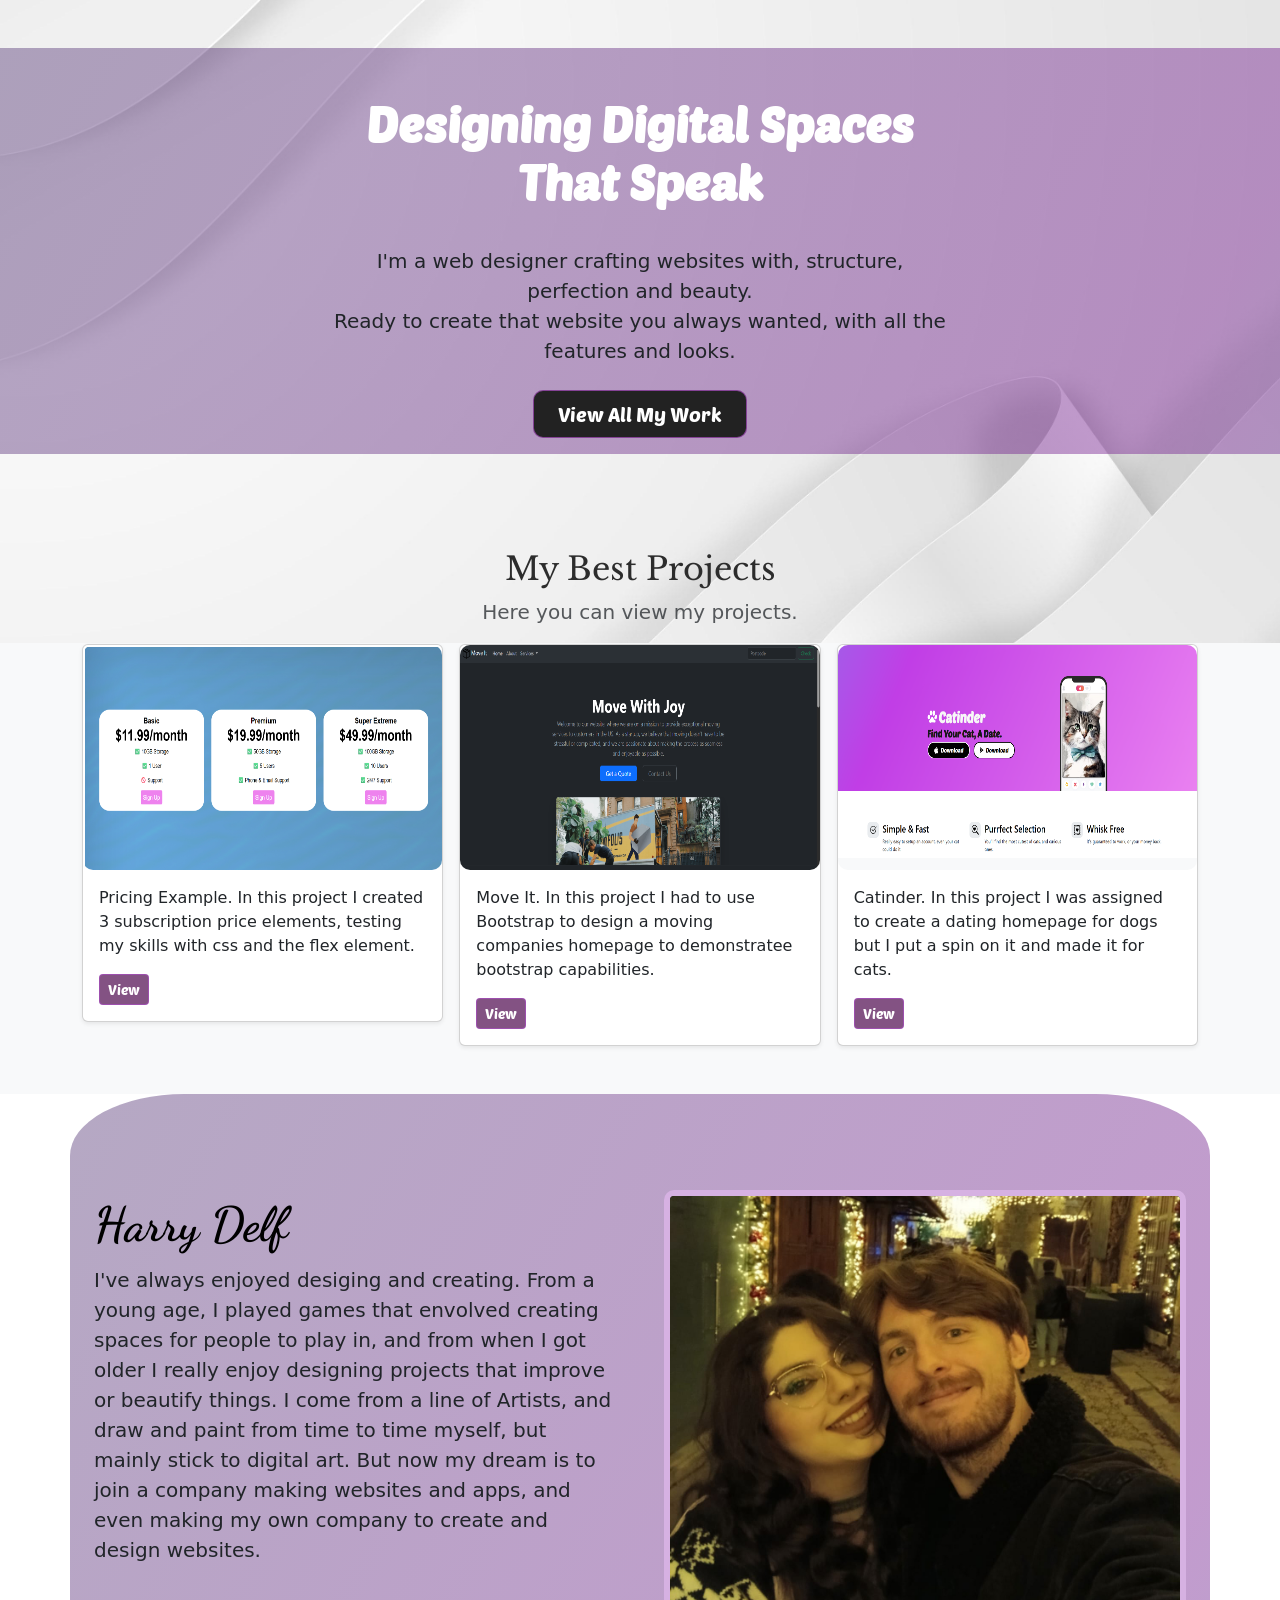
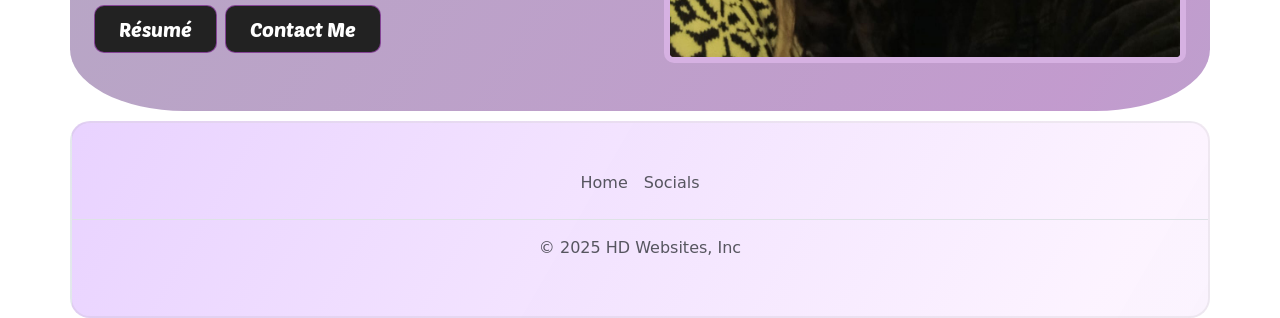
<file: index.html>
<!-- My Website V.1 -->
<!DOCTYPE html>
<html lang="en" class="h-100" data-bs-theme="light">
<!-- ------------------------------------------------------------------------------------------------------------------------------------------- -->
    <!-- Head -->
    <head>        
        <title>My Website</title>
        <meta charset="utf-8">
        <meta name="viewport" content="width=device-width, initial-scale=1">
        <meta name="description" content="">
        <meta name="author" content="Harry Delf">
        <meta name="generator" content="Astro v5.7.10">        
        <meta name="theme-color" content="#712cf9">
        <link href="https://cdn.jsdelivr.net/npm/bootstrap@5.3.6/dist/css/bootstrap.min.css" rel="stylesheet" integrity="sha384-4Q6Gf2aSP4eDXB8Miphtr37CMZZQ5oXLH2yaXMJ2w8e2ZtHTl7GptT4jmndRuHDT" crossorigin="anonymous">
        <script src="https://cdn.jsdelivr.net/npm/bootstrap@5.3.6/dist/js/bootstrap.bundle.min.js" integrity="sha384-j1CDi7MgGQ12Z7Qab0qlWQ/Qqz24Gc6BM0thvEMVjHnfYGF0rmFCozFSxQBxwHKO" crossorigin="anonymous"></script>
        <link href="/css/indexstyle.css" rel="stylesheet">
    <!-- Google Fonts -->
        <link rel="preconnect" href="https://fonts.googleapis.com">
        <link rel="preconnect" href="https://fonts.gstatic.com" crossorigin>
        <link href="https://fonts.googleapis.com/css2?family=Cal+Sans&family=Cormorant+Garamond:ital,wght@0,300..700;1,300..700&family=Dancing+Script:wght@400..700&family=Libre+Baskerville:ital,wght@0,400;0,700;1,400&family=Lilita+One&family=Montserrat:ital,wght@0,100..900;1,100..900&family=Pacifico&family=Poetsen+One&family=Sour+Gummy:ital,wght@0,100..900;1,100..900&display=swap" rel="stylesheet">
    <!-- Style -->
        <style>   
        </style>
    </head>
<!-- ------------------------------------------------------------------------------------------------------------------------------------------- -->
    <!-- Body -->
    <!-- Header Of Web Page --> 
    <body>
        <div class="gradient-background">
            <div class="px-4 py-5 my-5 text-center rpadding">  
                <h1 class="display-5 fw-bold text-body-emphasis tpadding custom-header hover-underline">Designing Digital Spaces<br> That Speak</h1> 
                <div class="col-lg-6 mx-auto"> 
                    <p class="lead mb-4">I'm a web designer crafting websites with, structure, perfection and beauty.<br> Ready to create that website you always wanted, with all the features and looks.</p> 
                    <div class="d-grid gap-2 d-sm-flex justify-content-sm-center"> 
                        <a href="work.html" class="btn btn-primary btn-lg px-4 gap-3 zoom-in holographic-card2">View All My Work</a> 
                    </div> 
                </div> 
            </div>
        </div>
<!-- ------------------------------------------------------------------------------------------------------------------------------------------- -->
<!-- Album --> 
        <main> 
            <section class="py-5 text-center container mpadding"> 
                <div class="row py-lg-5 dpadding"> 
                    <div class="col-lg-6 col-md-8 mx-auto"> 
                        <h1 class="fw-light fontb">My Best Projects</h1> 
                        <p class="lead text-body-secondary">Here you can view my projects.</p> 
                    </div> 
                </div> 
            </section> 
            <div class="album py-5 bg-body-tertiary ppadding"> 
                <div class="container"> 
                    <div class="row row-cols-1 row-cols-sm-2 row-cols-md-3 g-3"> 
                        <div class="col"> 
                            <div class="card shadow-sm "> 
                                <div class="cursor-box zoom-in holographic-card"> 
                                    <a href="9.4+Flexbox+Pricing+Table+Project/"> 
                                        <img src="/assets/images/Project1.png" alt="Pricing Page" height="225" width="100%">
                                    </a>
                                </div>
                                    <title>Pricing Example</title>
                                    <rect width="100%" height="100%" fill="#55595c"></rect> 
                                <div class="card-body"> 
                                    <p class="card-text">Pricing Example. In this project I created 3 subscription price elements, testing my skills with css and the flex element.</p> 
                                    <div class="d-flex justify-content-between align-items-center"> 
                                        <div class="btn-group"> 
                                            <a href="/9.4+Flexbox+Pricing+Table+Project/index.html" class="btn btn-sm btn-outline-secondary btnp">View</a> 
                                        </div>  
                                    </div> 
                                </div> 
                            </div> 
                        </div> 
                        <div class="col"> 
                            <div class="card shadow-sm"> 
                                <div class="cursor-box zoom-in holographic-card"> 
                                    <a href="11.2 Bootstrap Components/"> 
                                        <img src="/assets/images/Project2.png" alt="Moving Website" height="225" width="100%">
                                    </a>
                                </div>
                                <title>Moveit</title>
                                <rect width="100%" height="100%" fill="#55595c"></rect>
                                <div class="card-body"> 
                                    <p class="card-text">Move It. In this project I had to use Bootstrap to design a moving companies homepage to demonstratee bootstrap capabilities.</p> 
                                    <div class="d-flex justify-content-between align-items-center"> 
                                        <div class="btn-group"> 
                                            <a href="/11.2 Bootstrap Components/index.html" class="btn btn-sm btn-outline-secondary btnp">View</a>  
                                        </div>  
                                    </div> 
                                </div> 
                            </div> 
                        </div> 
                        <div class="col"> 
                            <div class="card shadow-sm">
                                <div class="zoom">
                                    <div class="cursor-box zoom-in holographic-card"> 
                                        <a href="11.3 TinDog Project/"> 
                                            <img src="/assets/images/Project3.png" alt="Website For Finding cats their own love." height="225" width="100%">
                                        </a>
                                    </div>
                                </div>
                                <title>Catinder</title>
                                <rect width="100%" height="100%" fill="#55595c"></rect> 
                                <div class="card-body"> 
                                    <p class="card-text">Catinder. In this project I was assigned to create a dating homepage for dogs but I put a spin on it and made it for cats.</p> 
                                    <div class="d-flex justify-content-between align-items-center"> 
                                        <div class="btn-group"> 
                                            <a href="/11.3 TinDog Project/index.html" class="btn btn-sm btn-outline-secondary btnp">View</a>  
                                        </div> 
                                    </div> 
                                </div> 
                            </div> 
                        </div>
                    </div>
                </div>
            </div> 
        </main>
<!-- ------------------------------------------------------------------------------------------------------------------------------------------- -->
<!-- About Me Section -->        
        <div class="container col-xxl-8 px-4 py-5 gradient-background corn"> 
            <div class="row flex-lg-row-reverse align-items-center g-5 py-5 opadding"> 
                <div class="col-10 col-sm-8 col-lg-6"> 
                    <img src="/assets/images/me.jpg" class="d-block mx-lg-auto img-fluid cool holographic-card2" alt="Picture of Me" width="700" height="500" loading="lazy"> 
                </div> 
                <div class="col-lg-6"> 
                    <h1 class="display-5 fw-bold text-body-emphasis lh-1 mb-3 ff">Harry Delf</h1> 
                    <p class="lead">I've always enjoyed desiging and creating. From a young age, I played games that envolved creating spaces for people to play in, and from when I got older I really enjoy designing projects that improve or beautify things.
                        I come from a line of Artists, and draw and paint from time to time myself, but mainly stick to digital art. But now my dream is to join a company making websites and apps, and even making my own company to create and design websites.
                    </p>
                    <div class="d-grid gap-2 d-md-flex justify-content-md-start yt">
                        <a href="/Capstone Project 1/index.html" class="btn btn-primary btn-lg px-4 gap-3 holographic-card2">Résumé</a>
                        <a href="mailto:harrydelf25@gmail.com" class="btn btn-primary btn-lg px-4 gap-3 holographic-card2">Contact Me</a>
                    </div>                    
                </div>
            </div> 
        </div>
<!-- ------------------------------------------------------------------------------------------------------------------------------------------- -->
<!-- Footer of Webpage --> 
        <div class="container gradient-background2 cool2"> 
            <footer class="py-3 my-4"> 
                <ul class="nav justify-content-center border-bottom pb-3 mb-3"> 
                    <li class="nav-item">
                        <a href="index.html" class="nav-link px-2 text-body-secondary">Home</a>
                    </li> 
                    <li class="nav-item">
                        <a href="socials.html" class="nav-link px-2 text-body-secondary">Socials</a>
                    </li> 
                </ul> 
                <p class="text-center text-body-secondary">© 2025 HD Websites, Inc</p> 
            </footer> 
        </div>
    </body>
</html>
</file>
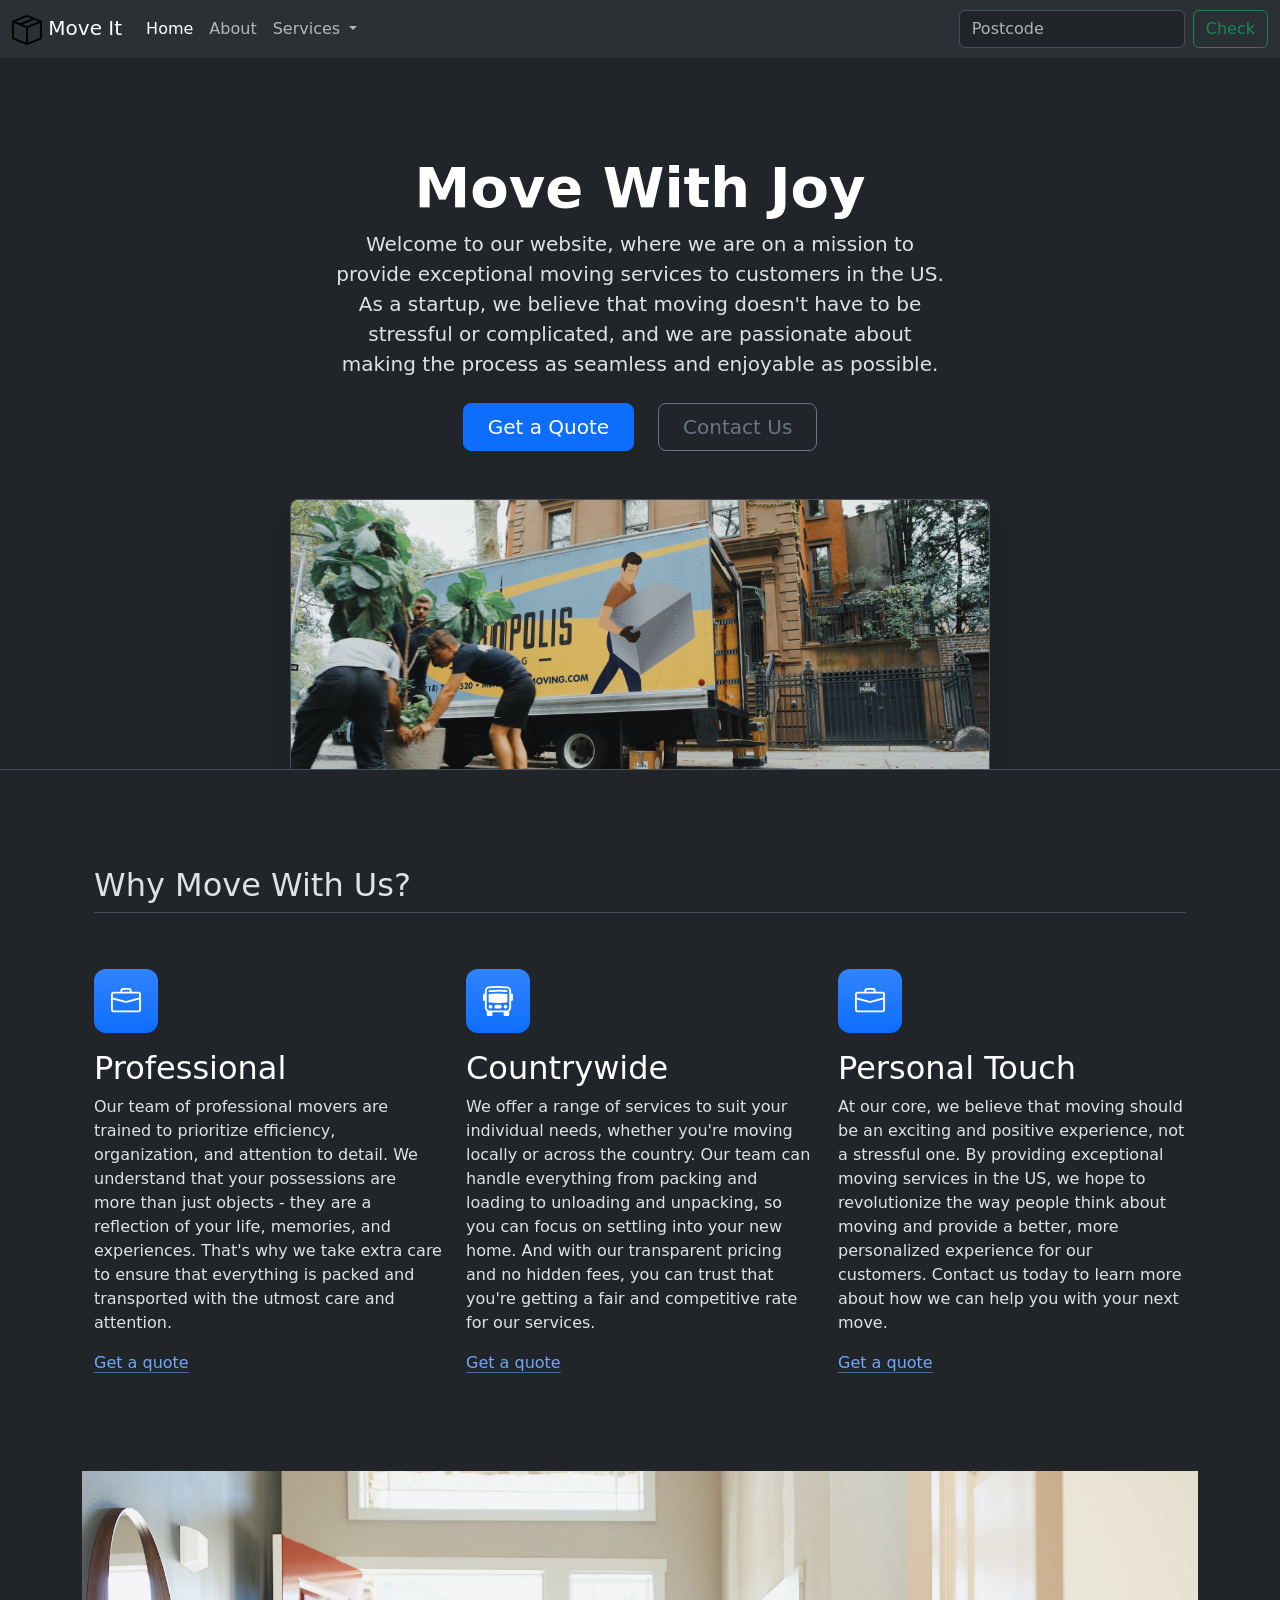
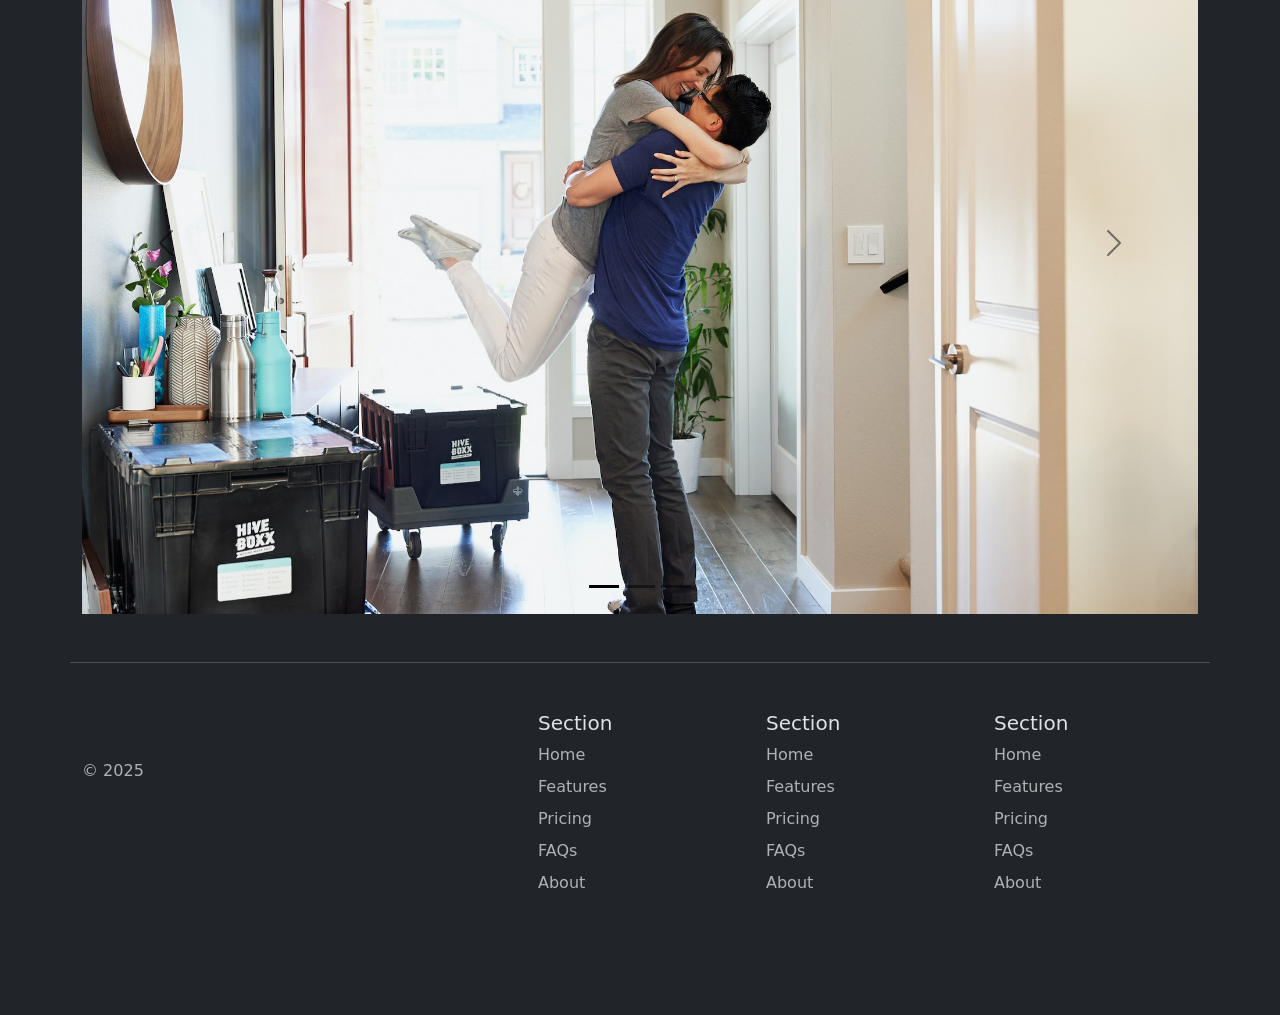
<file: 11.2 Bootstrap Components/index.html>
<!DOCTYPE html>
<html lang="en" data-bs-theme="dark">


<head>
  <meta charset="UTF-8">
  <meta name="viewport" content="width=device-width, initial-scale=1.0">
  <title>Bootstrap Components</title>
  <link href="https://cdn.jsdelivr.net/npm/bootstrap@5.3.0-alpha2/dist/css/bootstrap.min.css" rel="stylesheet"
    integrity="sha384-aFq/bzH65dt+w6FI2ooMVUpc+21e0SRygnTpmBvdBgSdnuTN7QbdgL+OapgHtvPp" crossorigin="anonymous">
  <style>
.feature-icon {
    width: 4rem;
    height: 4rem;
    border-radius: .75rem;
}
  </style>
</head>

<body>
  <nav class="navbar navbar-expand-lg bg-body-tertiary">
    <div class="container-fluid">
      <a class="navbar-brand" href="#"><img src="box-seam.svg" height="30px" alt="A moving box."> Move It</a>
      <button class="navbar-toggler" type="button" data-bs-toggle="collapse" data-bs-target="#navbarSupportedContent" aria-controls="navbarSupportedContent" aria-expanded="false" aria-label="Toggle navigation">
        <span class="navbar-toggler-icon"></span>
      </button>
      <div class="collapse navbar-collapse" id="navbarSupportedContent">
        <ul class="navbar-nav me-auto mb-2 mb-lg-0">
          <li class="nav-item">
            <a class="nav-link active" aria-current="page" href="#">Home</a>
          </li>
          <li class="nav-item">
            <a class="nav-link" href="#">About</a>
          </li>
          <li class="nav-item dropdown">
            <a class="nav-link dropdown-toggle" href="#" role="button" data-bs-toggle="dropdown" aria-expanded="false">
              Services
            </a>
            <ul class="dropdown-menu">
              <li><a class="dropdown-item" href="#">Action</a></li>
              <li><a class="dropdown-item" href="#">Another action</a></li>
              <li><hr class="dropdown-divider"></li>
              <li><a class="dropdown-item" href="#">Something else here</a></li>
            </ul>
          </li>
        </ul>
        <form class="d-flex" role="search">
          <input class="form-control me-2" type="search" placeholder="Postcode" aria-label="Search">
          <button class="btn btn-outline-success" type="submit">Check</button>
        </form>
      </div>
    </div>
  </nav>
  <div class="px-4 pt-5 my-5 text-center border-bottom">
    <h1 class="display-4 fw-bold text-body-emphasis">Move With Joy</h1>
    <div class="col-lg-6 mx-auto">
      <p class="lead mb-4">Welcome to our website, where we are on a mission to provide exceptional moving services to customers in the US. As a startup, we believe that moving doesn't have to be stressful or complicated, and we are passionate about making the process as seamless and enjoyable as possible.</p>
      <div class="d-grid gap-2 d-sm-flex justify-content-sm-center mb-5">
        <button type="button" class="btn btn-primary btn-lg px-4 me-sm-3">Get a Quote</button>
        <button type="button" class="btn btn-outline-secondary btn-lg px-4">Contact Us</button>
      </div>
    </div>
    <div class="overflow-hidden" style="max-height: 30vh;">
      <div class="container px-5">
        <img src="moving-van.jpg" class="img-fluid border rounded-3 shadow-lg mb-4" alt="Moving Van" width="700" height="500" loading="lazy">
      </div>
    </div>
  </div>
  <div class="container px-4 py-5" id="featured-3">
    <h2 class="pb-2 border-bottom">Why Move With Us?</h2>
    <div class="row g-4 py-5 row-cols-1 row-cols-lg-3">
      <div class="feature col">
        <div class="feature-icon d-inline-flex align-items-center justify-content-center text-bg-primary bg-gradient fs-2 mb-3">
          <img src="briefcase.svg" alt="Briefcase" height="30px">
        </div>
        <h3 class="fs-2 text-body-emphasis">Professional</h3>
        <p>Our team of professional movers are trained to prioritize efficiency, organization, and attention to detail. We understand that your possessions are more than just objects - they are a reflection of your life, memories, and experiences. That's why we take extra care to ensure that everything is packed and transported with the utmost care and attention.</p>
        <a href="#" class="icon-link">
          Get a quote
          <svg class="bi" aria-hidden="true"><use xlink:href="#chevron-right"></use></svg>
        </a>
      </div>
      <div class="feature col">
        <div class="feature-icon d-inline-flex align-items-center justify-content-center text-bg-primary bg-gradient fs-2 mb-3">
          <img src="bus-front.svg" alt="Briefcase" height="30px">
        </div>
        <h3 class="fs-2 text-body-emphasis">Countrywide</h3>
        <p>We offer a range of services to suit your individual needs, whether you're moving locally or across the country. Our team can handle everything from packing and loading to unloading and unpacking, so you can focus on settling into your new home. And with our transparent pricing and no hidden fees, you can trust that you're getting a fair and competitive rate for our services.</p>
        <a href="#" class="icon-link">
          Get a quote
          <svg class="bi" aria-hidden="true"><use xlink:href="#chevron-right"></use></svg>
        </a>
      </div>
      <div class="feature col">
        <div class="feature-icon d-inline-flex align-items-center justify-content-center text-bg-primary bg-gradient fs-2 mb-3">
          <img src="briefcase.svg" alt="Briefcase" height="30px">
        </div>
        <h3 class="fs-2 text-body-emphasis">Personal Touch</h3>
        <p>At our core, we believe that moving should be an exciting and positive experience, not a stressful one. By providing exceptional moving services in the US, we hope to revolutionize the way people think about moving and provide a better, more personalized experience for our customers. Contact us today to learn more about how we can help you with your next move.</p>
        <a href="#" class="icon-link">
          Get a quote
          <svg class="bi" aria-hidden="true"><use xlink:href="#chevron-right"></use></svg>
        </a>
      </div>
    </div>
  </div>
  <div class="container">
  <div id="carouselExampleIndicators" class="carousel slide">
    <div class="carousel-indicators">
      <button type="button" data-bs-target="#carouselExampleIndicators" data-bs-slide-to="0" class="active" aria-current="true" aria-label="Slide 1"></button>
      <button type="button" data-bs-target="#carouselExampleIndicators" data-bs-slide-to="1" aria-label="Slide 2"></button>
      <button type="button" data-bs-target="#carouselExampleIndicators" data-bs-slide-to="2" aria-label="Slide 3"></button>
    </div>
    <div class="carousel-inner">
      <div class="carousel-item active">
        <img src="couple.jpg" class="d-block w-100" alt="couple">
      </div>
      <div class="carousel-item">
        <img src="dog.jpg" class="d-block w-100" alt="dog">
      </div>
      <div class="carousel-item">
        <img src="family.jpg" class="d-block w-100" alt="family">
      </div>
    </div>
    <button class="carousel-control-prev" type="button" data-bs-target="#carouselExampleIndicators" data-bs-slide="prev">
      <span class="carousel-control-prev-icon" aria-hidden="true"></span>
      <span class="visually-hidden">Previous</span>
    </button>
    <button class="carousel-control-next" type="button" data-bs-target="#carouselExampleIndicators" data-bs-slide="next">
      <span class="carousel-control-next-icon" aria-hidden="true"></span>
      <span class="visually-hidden">Next</span>
    </button>
  </div>
</div>

<div class="container">
  <footer class="row row-cols-1 row-cols-sm-2 row-cols-md-5 py-5 my-5 border-top">
    <div class="col mb-3">
      <a href="/" class="d-flex align-items-center mb-3 link-body-emphasis text-decoration-none" aria-label="Bootstrap">
        <svg class="bi me-2" width="40" height="32" aria-hidden="true"><use xlink:href="#bootstrap"></use></svg>
      </a>
      <p class="text-body-secondary">© 2025</p>
    </div>

    <div class="col mb-3">

    </div>

    <div class="col mb-3">
      <h5>Section</h5>
      <ul class="nav flex-column">
        <li class="nav-item mb-2"><a href="#" class="nav-link p-0 text-body-secondary">Home</a></li>
        <li class="nav-item mb-2"><a href="#" class="nav-link p-0 text-body-secondary">Features</a></li>
        <li class="nav-item mb-2"><a href="#" class="nav-link p-0 text-body-secondary">Pricing</a></li>
        <li class="nav-item mb-2"><a href="#" class="nav-link p-0 text-body-secondary">FAQs</a></li>
        <li class="nav-item mb-2"><a href="#" class="nav-link p-0 text-body-secondary">About</a></li>
      </ul>
    </div>

    <div class="col mb-3">
      <h5>Section</h5>
      <ul class="nav flex-column">
        <li class="nav-item mb-2"><a href="#" class="nav-link p-0 text-body-secondary">Home</a></li>
        <li class="nav-item mb-2"><a href="#" class="nav-link p-0 text-body-secondary">Features</a></li>
        <li class="nav-item mb-2"><a href="#" class="nav-link p-0 text-body-secondary">Pricing</a></li>
        <li class="nav-item mb-2"><a href="#" class="nav-link p-0 text-body-secondary">FAQs</a></li>
        <li class="nav-item mb-2"><a href="#" class="nav-link p-0 text-body-secondary">About</a></li>
      </ul>
    </div>

    <div class="col mb-3">
      <h5>Section</h5>
      <ul class="nav flex-column">
        <li class="nav-item mb-2"><a href="#" class="nav-link p-0 text-body-secondary">Home</a></li>
        <li class="nav-item mb-2"><a href="#" class="nav-link p-0 text-body-secondary">Features</a></li>
        <li class="nav-item mb-2"><a href="#" class="nav-link p-0 text-body-secondary">Pricing</a></li>
        <li class="nav-item mb-2"><a href="#" class="nav-link p-0 text-body-secondary">FAQs</a></li>
        <li class="nav-item mb-2"><a href="#" class="nav-link p-0 text-body-secondary">About</a></li>
      </ul>
    </div>
  </footer>
</div>
  <script src="https://cdn.jsdelivr.net/npm/bootstrap@5.3.0-alpha3/dist/js/bootstrap.bundle.min.js"
  integrity="sha384-ENjdO4Dr2bkBIFxQpeoTz1HIcje39Wm4jDKdf19U8gI4ddQ3GYNS7NTKfAdVQSZe"
  crossorigin="anonymous"></script>
</body>

</html>
</file>
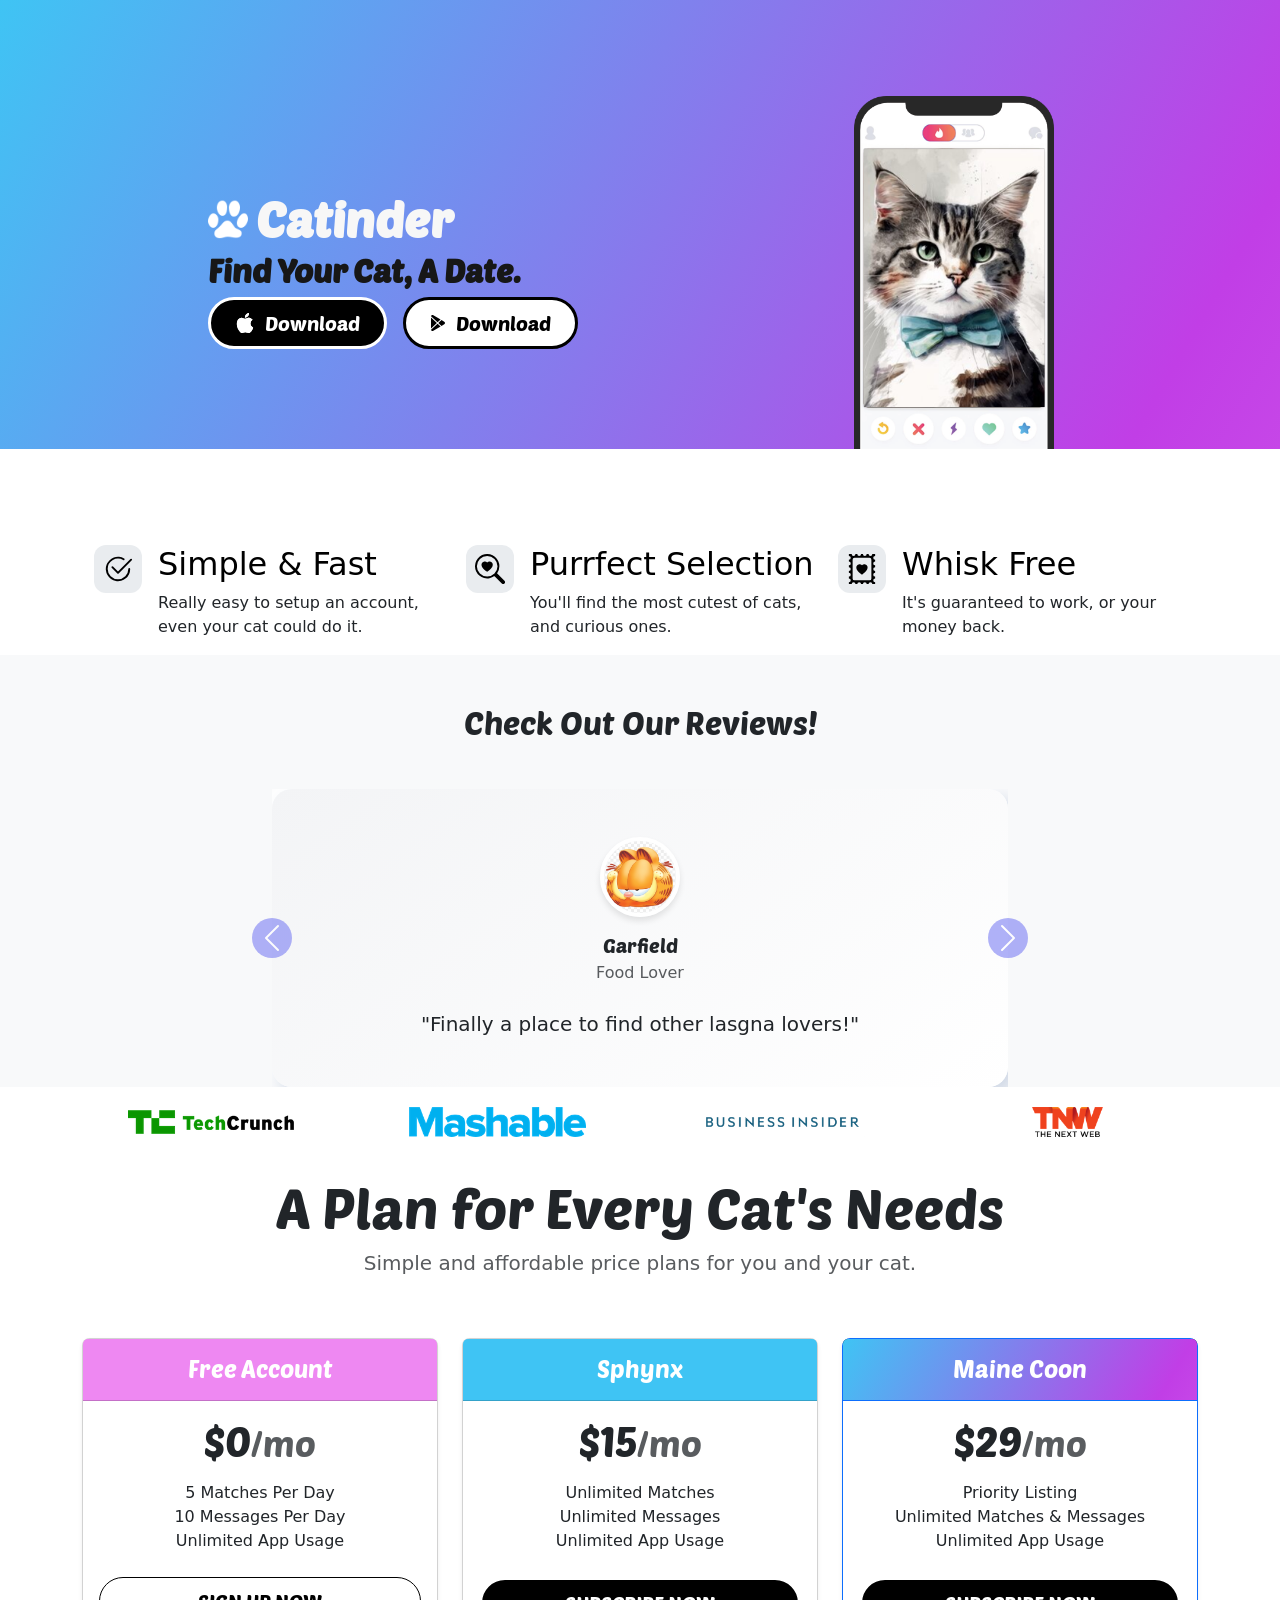
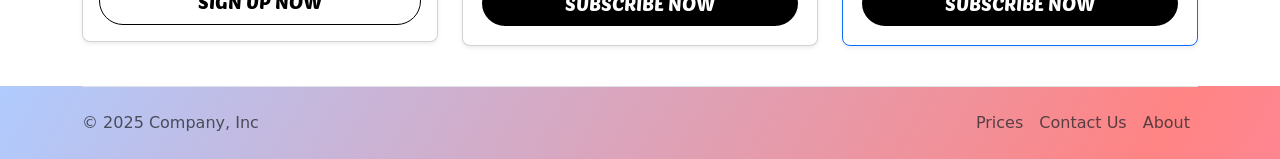
<file: 11.3 TinDog Project/index.html>
<!DOCTYPE html>
<html lang="en">

<head>
  <meta charset="UTF-8">
  <meta name="viewport" content="width=device-width, initial-scale=1.0">
  <title>Catinder</title>
  <link href="https://cdn.jsdelivr.net/npm/bootstrap@5.3.0-alpha3/dist/css/bootstrap.min.css" rel="stylesheet"
  integrity="sha384-KK94CHFLLe+nY2dmCWGMq91rCGa5gtU4mk92HdvYe+M/SXH301p5ILy+dN9+nJOZ" crossorigin="anonymous">
  <link rel="stylesheet" href="./css/style.css">
  <link rel="stylesheet" href="https://cdn.jsdelivr.net/npm/bootstrap-icons@1.7.2/font/bootstrap-icons.css">
  <link href="https://fonts.googleapis.com/css2?family=Cal+Sans&family=Dancing+Script:wght@400..700&family=Libre+Baskerville:ital,wght@0,400;0,700;1,400&family=Montserrat:ital,wght@0,100..900;1,100..900&family=Poetsen+One&family=Sour+Gummy:ital,wght@0,100..900;1,100..900&display=swap" rel="stylesheet">
  
  <style>
    html {
        cursor: url(images/cursor.png), auto;
    }
    .col-lg-6 {
      flex: 0 0 auto;
      width: 50%;
    }
    .py-5 {
      padding-top: 3rem !important;
      padding-bottom: 0rem !important;
    }
    .col-lg-6 {
      flex: 0 0 auto;
      width: 45%;
    }
    .btn-primary {
      background-color: black;
      border-color:white;
      border-width: 3px;
      border-radius: 35px;
      display: flex;
      align-items: center;
      justify-content: center;
      --bs-btn-hover-color: #fff;
      --bs-btn-hover-bg: #5c636a;
      --bs-btn-hover-border-color: #565e64;
    }
    .btn-secondary {
      background-color: white;
      border-color:black;
      border-width: 3px;
      color:black;
      border-radius: 35px;
      display: flex;
      align-items: center;
      justify-content: center;
      --bs-btn-hover-color: #fff;
      --bs-btn-hover-bg: #5c636a;
      --bs-btn-hover-border-color: #565e64;
    }
    .btn svg {
      margin-right: 10px;
    }
    .btn-hover-color {
      color: white;
    }
    .poetsen-one-regular {
      font-family: "Poetsen One", sans-serif;
      font-optical-sizing: auto;
      font-weight: 900;
      font-style: bold;
      color:rgb(247, 247, 247);
    }
    .text-bg-primary {
      color: pink;
    }
    .py-3 {
      color:white!important;
    }
    .card-header1 {
      background: linear-gradient(300deg, #ee88f2, #c13ee6, #3fc4f4);
      background-size: 180% 180%;
      animation: gradient-animation 10s ease infinite;
    }
    .card-header2 {
      background-color: #3fc4f4;
    }
    .card-header3 {
      background-color: #ee88f2;
    }
    .gradient-background2 {
      background: linear-gradient(300deg, #fc98ff, #ff8484, #b0cbfe);
      background-size: 180% 180%;
      animation: gradient-animation 10s ease infinite;
    }
  .btn-outline-primary {
    --bs-btn-color: #000000;
    --bs-btn-border-color: #000000;
    --bs-btn-hover-color: #ffffff;
    --bs-btn-hover-bg: #000000;
    --bs-btn-hover-border-color: #000000;
    --bs-btn-focus-shadow-rgb: 13, 110, 253;
    --bs-btn-active-color: #ffffff;
    --bs-btn-active-bg: #000000;
    --bs-btn-active-border-color: #000000;
    --bs-btn-active-shadow: inset 0 3px 5px rgba(0, 0, 0, 0.125);
    --bs-btn-disabled-color: #0d6efd;
    --bs-btn-disabled-bg: transparent;
    --bs-btn-disabled-border-color: #0d6efd;
    --bs-gradient: none;
    border-radius: 35px;
}
.px-2 {
  font: rgb(255, 255, 255);
}
.margin-top {
  margin-top:20px;
}
.margin-bottom {
  margin-bottom:20px;
}
.sub {
  font-family: "Poetsen One", sans-serif;
  font-optical-sizing: auto;
  font-weight: 900;
  font-style: normal;
  color: rgb(23, 23, 23)
}
.font-lads {
  font-family: "Poetsen One", sans-serif !important;
}
.logo {
  flex: 0 0 auto;
}
.pricing-header {
  margin-top:20px;
}

footer {
  margin-bottom:  0vh;  
}
  </style>

</head>

<body>

  <!-- Title -->
  <section id="title" class="gradient-background">
    <div class="container col-xxl-8 px-4 py-5">
      <div class="row flex-lg-row-reverse align-items-center g-5 py-5">
        <div class="col-10 col-sm-8 col-lg-6">
          <img src="images/iphonecat.png" class="d-block mx-lg-auto img-fluid" alt="Bootstrap Themes" width="200" height="200" loading="lazy"> 
        </div>
        <div class="col-lg-6">
          <div class="d-flex align-items-center gap-2 mb-2">
          <img src="images/logo.png" alt="Logo" class="logo" style="height: 40px;">
          <h1 class="display-5 fw-bold lh-1 poetsen-one-regular m-0">Catinder</h1>
          </div>
          <h2 class="sub">Find Your Cat, A Date.</h2>
          <div class="d-grid gap-2 d-md-flex justify-content-md-start"> 
            <button type="button" class="btn btn-primary btn-lg px-4 me-md-2 font-lads" 
            ><svg xmlns="http://www.w3.org/2000/svg" width="20" height="20" fill="currentColor" class="bi bi-apple" viewBox="0 0 16 16">
              <path d="M11.182.008C11.148-.03 9.923.023 8.857 1.18c-1.066 1.156-.902 2.482-.878 2.516s1.52.087 2.475-1.258.762-2.391.728-2.43m3.314 11.733c-.048-.096-2.325-1.234-2.113-3.422s1.675-2.789 1.698-2.854-.597-.79-1.254-1.157a3.7 3.7 0 0 0-1.563-.434c-.108-.003-.483-.095-1.254.116-.508.139-1.653.589-1.968.607-.316.018-1.256-.522-2.267-.665-.647-.125-1.333.131-1.824.328-.49.196-1.422.754-2.074 2.237-.652 1.482-.311 3.83-.067 4.56s.625 1.924 1.273 2.796c.576.984 1.34 1.667 1.659 1.899s1.219.386 1.843.067c.502-.308 1.408-.485 1.766-.472.357.013 1.061.154 1.782.539.571.197 1.111.115 1.652-.105.541-.221 1.324-1.059 2.238-2.758q.52-1.185.473-1.282"/>
              <path d="M11.182.008C11.148-.03 9.923.023 8.857 1.18c-1.066 1.156-.902 2.482-.878 2.516s1.52.087 2.475-1.258.762-2.391.728-2.43m3.314 11.733c-.048-.096-2.325-1.234-2.113-3.422s1.675-2.789 1.698-2.854-.597-.79-1.254-1.157a3.7 3.7 0 0 0-1.563-.434c-.108-.003-.483-.095-1.254.116-.508.139-1.653.589-1.968.607-.316.018-1.256-.522-2.267-.665-.647-.125-1.333.131-1.824.328-.49.196-1.422.754-2.074 2.237-.652 1.482-.311 3.83-.067 4.56s.625 1.924 1.273 2.796c.576.984 1.34 1.667 1.659 1.899s1.219.386 1.843.067c.502-.308 1.408-.485 1.766-.472.357.013 1.061.154 1.782.539.571.197 1.111.115 1.652-.105.541-.221 1.324-1.059 2.238-2.758q.52-1.185.473-1.282"/>
            </svg> Download</button>
            <button type="button" class="btn btn-secondary btn-lg px-4 font-lads"
            > <svg xmlns="http://www.w3.org/2000/svg" width="16" height="16" fill="currentColor" class="bi bi-google-play" viewBox="0 0 16 16">
              <path d="M14.222 9.374c1.037-.61 1.037-2.137 0-2.748L11.528 5.04 8.32 8l3.207 2.96zm-3.595 2.116L7.583 8.68 1.03 14.73c.201 1.029 1.36 1.61 2.303 1.055zM1 13.396V2.603L6.846 8zM1.03 1.27l6.553 6.05 3.044-2.81L3.333.215C2.39-.341 1.231.24 1.03 1.27"/>
            </svg> Download</button>
          </div>
        </div>
      </div>
    </div>
  </section>
  <!-- Features -->
  <section id="features">
    <div class="container px-4 py-5" id="hanging-icons">
      <div class="row g-4 py-5 row-cols-1 row-cols-lg-3">
        <div class="col d-flex align-items-start">
          <div class="icon-square text-body-emphasis bg-body-secondary d-inline-flex align-items-center justify-content-center fs-4 flex-shrink-0 me-3">
            <svg xmlns="http://www.w3.org/2000/svg" width="30" height="30" fill="currentColor" class="bi bi-check2-circle" viewBox="0 0 16 16">
              <path d="M2.5 8a5.5 5.5 0 0 1 8.25-4.764.5.5 0 0 0 .5-.866A6.5 6.5 0 1 0 14.5 8a.5.5 0 0 0-1 0 5.5 5.5 0 1 1-11 0"/>
              <path d="M15.354 3.354a.5.5 0 0 0-.708-.708L8 9.293 5.354 6.646a.5.5 0 1 0-.708.708l3 3a.5.5 0 0 0 .708 0z"/>
            </svg>
          </div>
          <div>
            <h3 class="fs-2 text-body-emphasis">Simple & Fast </h3>
            <p>Really easy to setup an account, even your cat could do it.</p>
          </div> 
        </div>

        <div class="col d-flex align-items-start"> 
          <div class="icon-square text-body-emphasis bg-body-secondary d-inline-flex align-items-center justify-content-center fs-4 flex-shrink-0 me-3"> 
            <svg xmlns="http://www.w3.org/2000/svg" width="30" height="30" fill="currentColor" class="bi bi-search-heart" viewBox="0 0 16 16">
              <path d="M6.5 4.482c1.664-1.673 5.825 1.254 0 5.018-5.825-3.764-1.664-6.69 0-5.018"/>
              <path d="M13 6.5a6.47 6.47 0 0 1-1.258 3.844q.06.044.115.098l3.85 3.85a1 1 0 0 1-1.414 1.415l-3.85-3.85a1 1 0 0 1-.1-.115h.002A6.5 6.5 0 1 1 13 6.5M6.5 12a5.5 5.5 0 1 0 0-11 5.5 5.5 0 0 0 0 11"/>
            </svg> 
          </div> 
          <div> 
            <h3 class="fs-2 text-body-emphasis">Purrfect Selection</h3> 
            <p>You'll find the most cutest of cats, and curious ones.</p> 
          </div> 
        </div>

        <div class="col d-flex align-items-start"> 
          <div class="icon-square text-body-emphasis bg-body-secondary d-inline-flex align-items-center justify-content-center fs-4 flex-shrink-0 me-3"> 
            <svg xmlns="http://www.w3.org/2000/svg" width="30" height="30" fill="currentColor" class="bi bi-postage-heart" viewBox="0 0 16 16">
              <path d="M3.5 1a1 1 0 0 0 1-1h1a1 1 0 0 0 2 0h1a1 1 0 0 0 2 0h1a1 1 0 1 0 2 0H15v1a1 1 0 1 0 0 2v1a1 1 0 1 0 0 2v1a1 1 0 1 0 0 2v1a1 1 0 1 0 0 2v1a1 1 0 1 0 0 2v1h-1.5a1 1 0 1 0-2 0h-1a1 1 0 1 0-2 0h-1a1 1 0 1 0-2 0h-1a1 1 0 1 0-2 0H1v-1a1 1 0 1 0 0-2v-1a1 1 0 1 0 0-2V9a1 1 0 1 0 0-2V6a1 1 0 0 0 0-2V3a1 1 0 0 0 0-2V0h1.5a1 1 0 0 0 1 1M3 3v10a1 1 0 0 0 1 1h8a1 1 0 0 0 1-1V3a1 1 0 0 0-1-1H4a1 1 0 0 0-1 1"/>
              <path d="M8 11C2.175 7.236 6.336 4.31 8 5.982 9.664 4.309 13.825 7.236 8 11"/>
            </svg>
          </div> 
          <div> 
            <h3 class="fs-2 text-body-emphasis">Whisk Free</h3> 
            <p>It's guaranteed to work, or your money back.</p>  
          </div> 
        </div> 
      </div> 
    </div>
  </section>
  <!-- Testimonial -->
   <script src="https://cdn.jsdelivr.net/npm/bootstrap@5.3.3/dist/js/bootstrap.bundle.min.js"></script>
  <section id="testimonial">
    <div class="bg-light">
      <div class="container py-5 margin-bottom">
          <h2 class="text-center mb-5 font-lads">Check Out Our Reviews!</h2>
          <div class="row justify-content-center">
              <div class="col-lg-8">
                  <div id="testimonialcarousel" class="carousel slide" data-bs-wrap="true" data-bs-ride="carousel">
                      <div class="carousel-inner">
                          <div class="carousel-item active">
                              <div class="testimonial-card p-4 p-md-5">
                                  <div class="text-center mb-4">
                                      <img src="images/garfield.png" alt="Avatar" class="avatar mb-3">
                                      <h5 class="mb-1 font-lads">Garfield</h5>
                                      <p class="text-muted mb-0">Food Lover</p>
                                  </div>
                                  <p class="lead text-center mb-0">"Finally a place to find other lasgna lovers!"</p>
                              </div>
                          </div>
                          <div class="carousel-item">
                              <div class="testimonial-card p-4 p-md-5">
                                  <div class="text-center mb-4">
                                      <img src="images/spin.gif" alt="Avatar" class="avatar mb-3">
                                      <h5 class="mb-1">Maxwell</h5>
                                      <p class="text-muted mb-0">Spinster</p>
                                  </div>
                                  <p class="lead text-center mb-0">"Weeeeeeeeeeeeeeee, come spin with meeeee"</p>
                              </div>
                          </div>
                          <div class="carousel-item">
                              <div class="testimonial-card p-4 p-md-5">
                                  <i class="bi bi-quote quote-icon position-absolute top-0 start-0 mt-3 ms-3"></i>
                                  <div class="text-center mb-4">
                                      <img src="images/tom.png" alt="Avatar" class="avatar mb-3">
                                      <h5 class="mb-1">Tom</h5>
                                      <p class="text-muted mb-0">Mouse Catcher</p>
                                  </div>
                                  <p class="lead text-center mb-0">"I hate mice, I would love help to catch them."</p>
                              </div>
                          </div>
                      </div>
                      <button class="carousel-control-prev" type="button" data-bs-target="#testimonialcarousel" data-bs-slide="prev">
                          <span class="carousel-control-prev-icon" aria-hidden="true"></span>
                          <span class="visually-hidden">Previous</span>
                      </button>
                      <button class="carousel-control-next" type="button" data-bs-target="#testimonialcarousel" data-bs-slide="next">
                          <span class="carousel-control-next-icon" aria-hidden="true"></span>

                      </button>
                  </div>
              </div>
          </div>
      </div>
  </div>
          <div class="container companies">
          <div class="row">
            <div class="col-lg-3 col-sm-12 d-inline-flex align-items-center justify-content-center">
              <img src="./images/techcrunch.png" alt="techcrunch" height="30">
            </div>
            <div class="col-lg-3 col-sm-12 d-inline-flex align-items-center justify-content-center">
              <img src="./images/mashable.png" alt="mashable" height="30">
            </div>
            <div class="col-lg-3 col-sm-12 d-inline-flex align-items-center justify-content-center">
              <img src="./images/bizinsider.png" alt="bizinsider" height="30">
            </div>
            <div class="col-lg-3 col-sm-12 d-inline-flex align-items-center justify-content-center">
              <img src="./images/tnw.png" alt="tnw" height="30">
            </div>
          </div>
        </div>  
  </section>

  <section id="pricing">
    <main>
          <div class="container">
      <div class="pricing-header p-3 pb-md-4 mx-auto text-center">
        <h2 class="display-4 fw-normal font-lads">A Plan for Every Cat's Needs</h2>
        <p class="fs-5 text-body-secondary">Simple and affordable price plans for you and your cat.
      </div>
      <div class="row row-cols-1 row-cols-md-3 mb-3 text-center margin-top"> 
        <div class="col"> 
          <div class="card mb-4 rounded-3 shadow-sm"> 
            <div class="card-header card-header3 py-3"> 
              <h4 class="my-0 fw-normal font-lads">Free Account</h4> 
            </div> <div class="card-body"> 
              <h1 class="card-title pricing-card-title font-lads">$0<small class="text-body-secondary fw-light">/mo</small></h1> 
              <ul class="list-unstyled mt-3 mb-4"> 
                <li>5 Matches Per Day</li> 
                <li>10 Messages Per Day</li> 
                <li>Unlimited App Usage</li>  
              </ul> 
                <button type="button" class="w-100 btn btn-lg btn-outline-primary font-lads">SIGN UP NOW</button> 
              </div> 
            </div> 
        </div> 
        <div class="col"> 
            <div class="card mb-4 rounded-3 shadow-sm"> 
              <div class="card-header card-header2 py-3"> 
                <h4 class="my-0 fw-normal font-lads">Sphynx</h4> 
              </div> 
              <div class="card-body"> 
                <h1 class="card-title pricing-card-title font-lads">$15<small class="text-body-secondary fw-light">/mo</small></h1> 
                <ul class="list-unstyled mt-3 mb-4"> 
                  <li>Unlimited Matches</li> 
                  <li>Unlimited Messages</li> 
                  <li>Unlimited App Usage</li> 
                </ul> 
                <button type="button" class="w-100 btn btn-lg btn-primary font-lads">SUBSCRIBE NOW</button> 
              </div> 
            </div> 
        </div> 
        <div class="col"> 
            <div class="card mb-4 rounded-3 shadow-sm border-primary"> 
              <div class="card-header card-header1 py-3 text-bg-dark border-primary"> 
                <h4 class="my-0 fw-normal font-lads">Maine Coon</h4> 
              </div> <div class="card-body card-b"> 
                <h1 class="card-title pricing-card-title font-lads">$29<small class="text-body-secondary fw-light">/mo</small></h1> 
                <ul class="list-unstyled mt-3 mb-4"> 
                  <li>Priority Listing</li> <li>Unlimited Matches & Messages</li> 
                  <li>Unlimited App Usage</li>
                </ul> 
                <button type="button" class="w-100 btn btn-lg btn-primary font-lads">SUBSCRIBE NOW</button> 
              </div> 
            </div> 
        </div> 
      </div>
    </main>
  </section>
  <!-- Footer -->
  <section id="footer" class="gradient-background2">
    <div class="container">  
      <footer class="d-flex flex-wrap justify-content-between align-items-center py-3 border-top"> 
        <p class="col-md-4 mb-0 text-body-secondary">© 2025 Company, Inc</p> 
        <a href="/" class="col-md-4 d-flex align-items-center justify-content-center mb-3 mb-md-0 me-md-auto link-body-emphasis text-decoration-none" aria-label="Bootstrap"> 
          <svg class="bi me-2" width="40" height="32" aria-hidden="true">
            <use xlink:href="#bootstrap"></use>
          </svg>
        </a> 
        <ul class="nav col-md-4 justify-content-end"> 
          <li class="nav-item"><a href="#" class="nav-link px-2 text-body-secondary">Prices</a></li> 
          <li class="nav-item"><a href="#" class="nav-link px-2 text-body-secondary">Contact Us</a></li>  
          <li class="nav-item"><a href="#" class="nav-link px-2 text-body-secondary">About</a></li> 
        </ul> 
      </footer> 
    </div>
  </section>
</body>

</html>
</file>
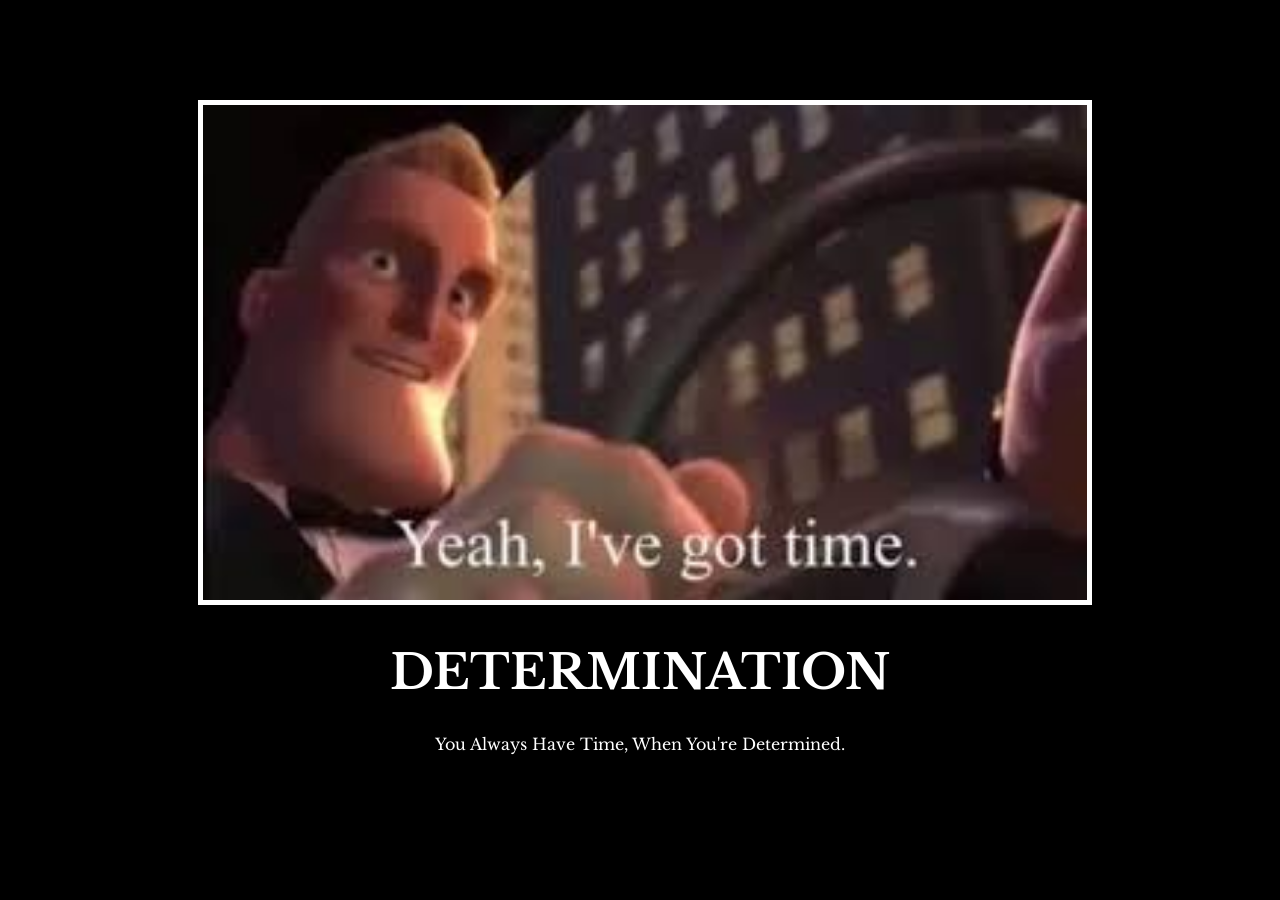
<file: 6.4 Motivation Meme Project/index.html>
<!-- 
  TODO: Create a motivational post website.
Style it how ever you like. 
Look at the goal image for inspiration.
But it must have the following features:
1. The main h1 text should be using the Regular Libre Baskerville Font from Google Fonts:
  https://fonts.google.com/specimen/Libre+Baskerville
2. The text should be white and background black.
3. Add your own image into the images folder inside assets. It should have a 5px white border.
4. The text should be center aligned.
5. Create a div to contain the h1, p and img elements. Adjust the margins so that the image and text are centered on the page. 
  Hint: You horizontally center a div by giving it a width of 50% and a margin-left of 25%.
  Hint: Set the image to have a width of 100% so it fills the div. 
6. Read about the text-transform property on MDN docs to make the h1 uppercase with CSS.
  https://developer.mozilla.org/en-US/docs/Web/CSS/text-transform 
-->
<!DOCTYPE html>
<html lang="en">

<head>
  <meta charset="UTF-8">
  <title>Motivation Meme</title>
  <link rel="stylesheet" href="./style.css" />
  <link rel="preconnect" href="https://fonts.googleapis.com">
  <link rel="preconnect" href="https://fonts.gstatic.com" crossorigin>
  <link href="https://fonts.googleapis.com/css2?family=Libre+Baskerville&display=swap" rel="stylesheet">
</head>

<body>
  <div class="poster">
    <img class="motivation-img" src="./assets/images/download.jpg" src="mr incredible has time" />
    <h1>Determination</h1>
    <p>You Always Have Time, When You're Determined.</p>
  </div>
</body>

</html>
</file>
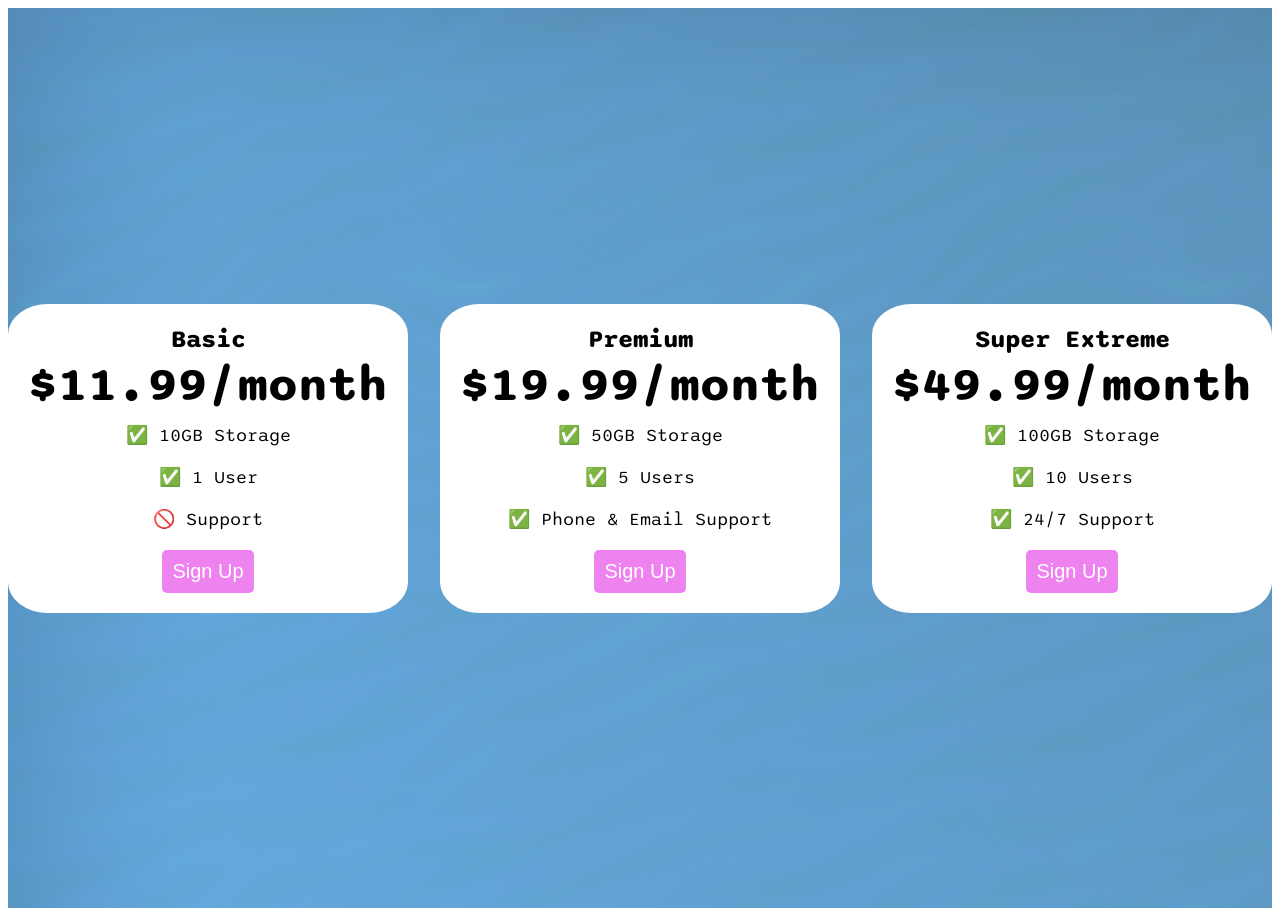
<file: 9.4+Flexbox+Pricing+Table+Project/index.html>
<!DOCTYPE html>
<html>
  <head>
    <title>Flexbox Pricing Table</title>
    <link rel="preconnect" href="https://fonts.googleapis.com" />
    <link rel="preconnect" href="https://fonts.gstatic.com" crossorigin />
    <link
      href="https://fonts.googleapis.com/css2?family=Sono:wght@400;700&display=swap"
      rel="stylesheet"
    />
    <style>
      body {
        font-family: "Sono", sans-serif;
      }
 
      .pricing-container {
        display:flex;
        justify-content: center;
        align-items: center;
        height: 100vh;
        gap: 2rem;
        background-image: url('Background.jpg');
      }
      .pricing-plan {
        max-width: 400px;
        flex: 1;
        border-radius: 5px;
        text-align: center;
        background-color: rgb(255, 255, 255);
        padding:20px;
        border-radius:10%;
      }
      .plan-title {
        font-size: 25px;
        font-weight:bold;
        margin-bottom: 2px;
      }
      .plan-price {
        font-size: 48px;
        font-weight:bold;
        margin-bottom:10px;
      }
      .plan-features {
        font-size:18px;
        padding:0px;
        margin:0px;
        list-style: none;
      }
      .plan-features li {
        margin-bottom: 20px;
      }
      .plan-button {
        padding:10px;
        background-color: violet;
        color: #fff;
        border-radius: 5px;
        border: none;
        font-size:20px;
      }
      @media (max-width: 1250px) {
      .pricing-container {
        flex-direction: column;
        height:100%;}
      }
      /* Hint: What can you do with a media query and flexbox? */
      @media (max-width: 1250px) {
      }
    </style>
  </head>

  <body>
    <div class="pricing-container">
      <div class="pricing-plan">
        <div class="plan-title">Basic</div>
        <div class="plan-price">$11.99/month</div>
        <ul class="plan-features">
          <li>✅ 10GB Storage</li>
          <li>✅ 1 User</li>
          <li>🚫 Support</li>
        </ul>
        <button class="plan-button">Sign Up</button>
      </div>
      <div class="pricing-plan">
        <div class="plan-title">Premium</div>
        <div class="plan-price">$19.99/month</div>
        <ul class="plan-features">
          <li>✅ 50GB Storage</li>
          <li>✅ 5 Users</li>
          <li>✅ Phone &amp; Email Support</li>
        </ul>
        <button class="plan-button">Sign Up</button>
      </div>
      <div class="pricing-plan">
        <div class="plan-title">Super Extreme</div>
        <div class="plan-price">$49.99/month</div>
        <ul class="plan-features">
          <li>✅ 100GB Storage</li>
          <li>✅ 10 Users</li>
          <li>✅ 24/7 Support</li>
        </ul>
        <button class="plan-button">Sign Up</button>
      </div>
    </div>
  </body>
</html>
</file>
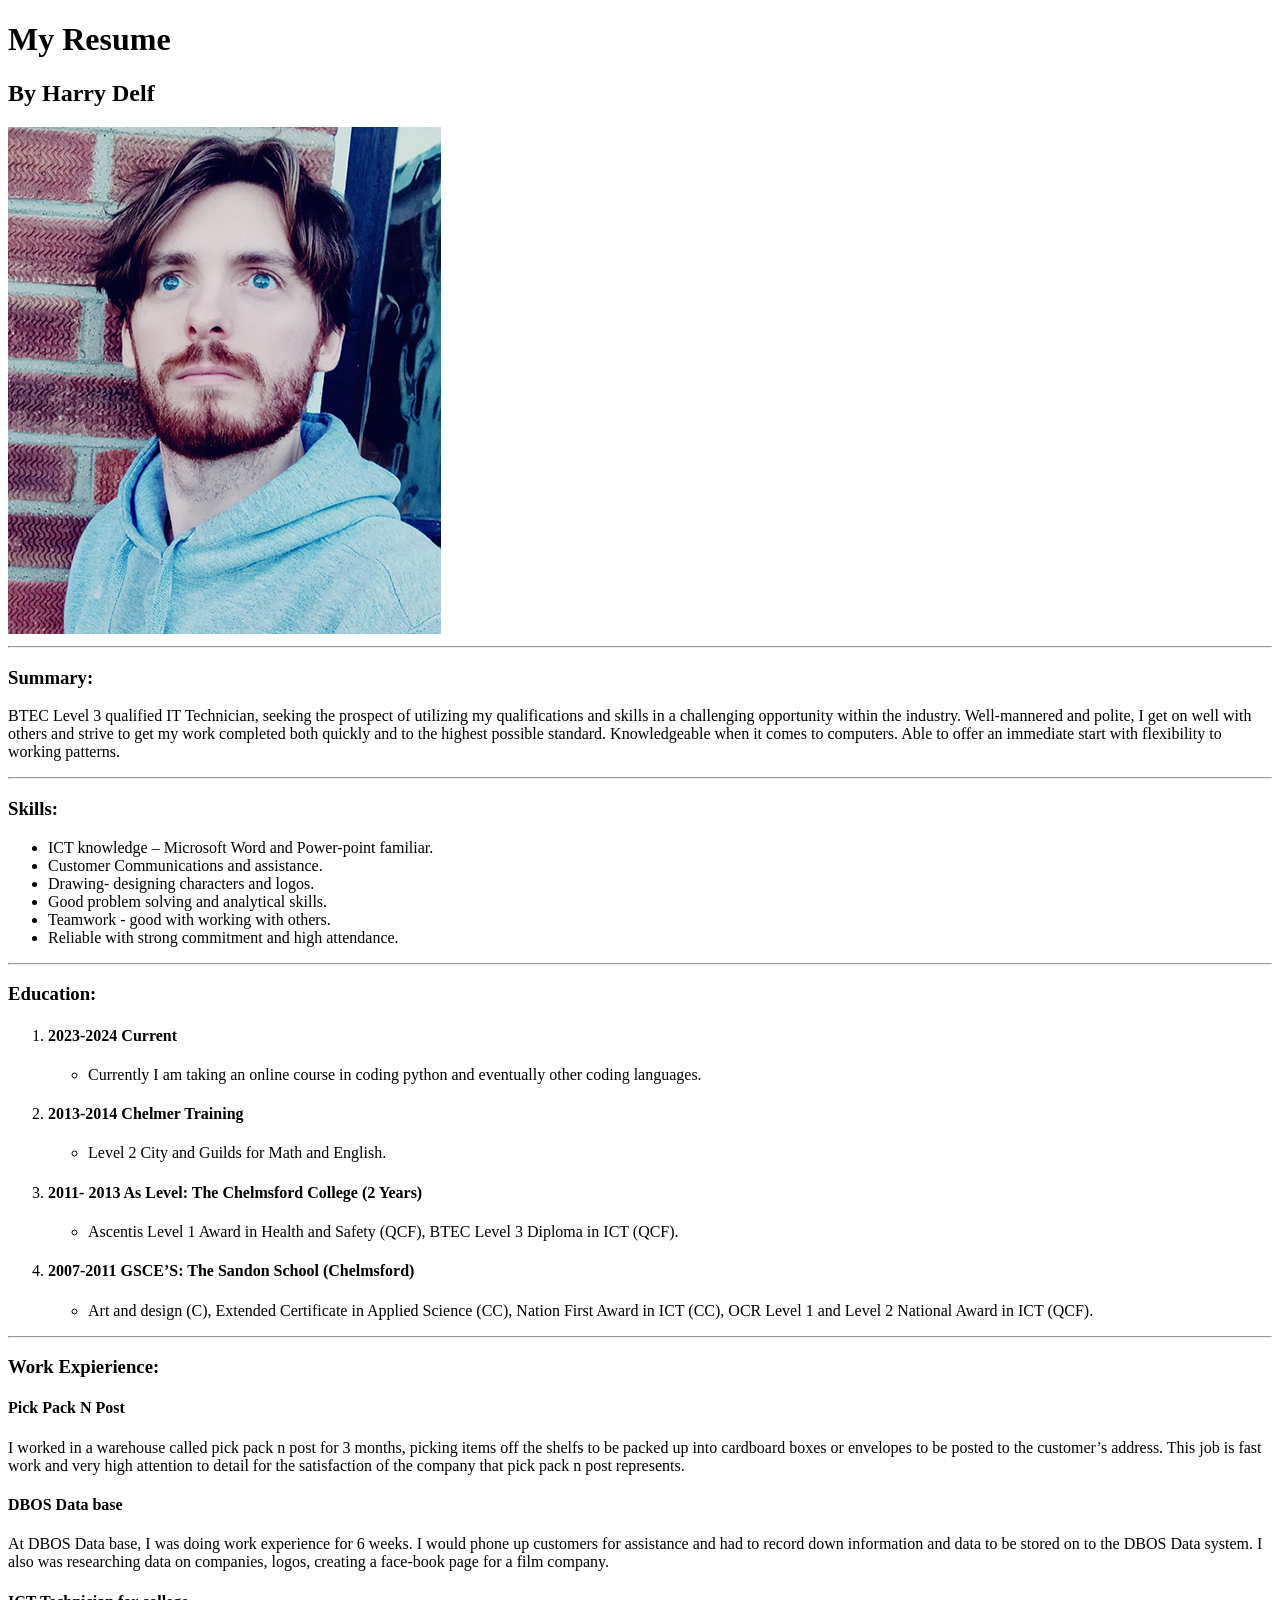
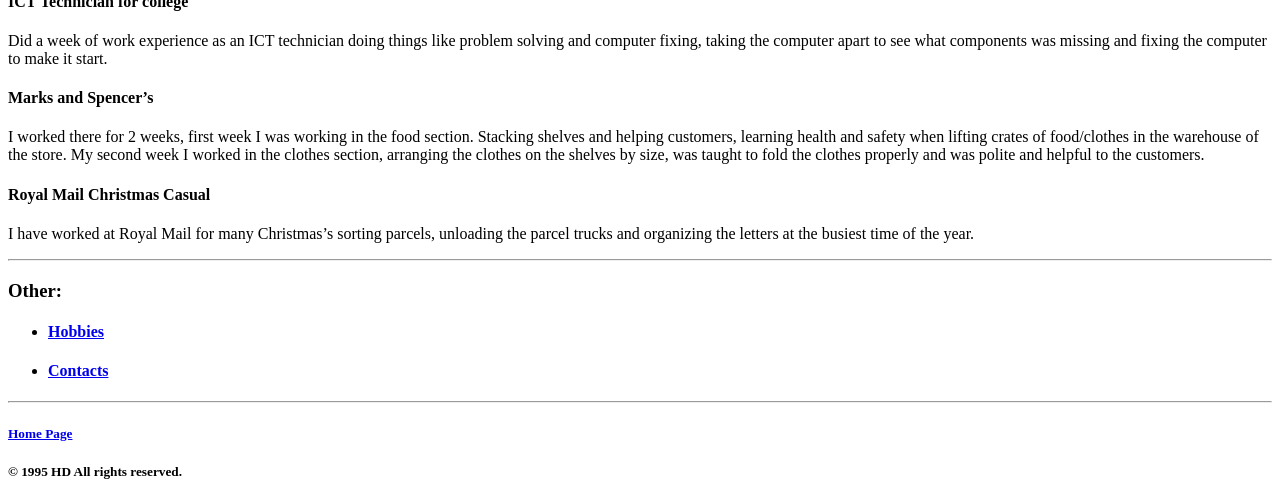
<file: Capstone Project 1/index.html>
<!DOCTYPE html>
<html lang="en">
<head>
    <meta charset="UTF-8">
    <meta name="viewport" content="width=device-width, initial-scale=1.0">
    <title>My Resume</title>
</head>
<body>
<h1>My Resume</h1>
<h2>By Harry Delf</h2>
<img src="Me.jpg" alt="Photo Of Me" alt="Picture of Me"/>
<hr>

<h3>Summary:<h3></h3>
    <p>
        BTEC Level 3 qualified IT Technician, seeking the prospect of utilizing my qualifications and skills in a challenging opportunity within the industry.  Well-mannered and polite, I get on well with others and strive to get my work completed both quickly and to the highest possible standard. Knowledgeable when it comes to computers. Able to offer an immediate start with flexibility to working patterns.
    </p>
<hr>

<h3>Skills:</h3>
     <p>
        <ul>
            <li>ICT knowledge – Microsoft Word and Power-point familiar.</li>
            <li>Customer Communications and assistance.</li>
            <li>Drawing- designing characters and logos.</li>
            <li>Good problem solving and analytical skills.</li>
            <li>Teamwork - good with working with others.</li>
            <li>Reliable with strong commitment and high attendance.</li>
        </ul>
     </p>
<hr>

<h3>Education:</h3>
        <ol>
            <li><h4>2023-2024 Current</h4>
                <ul><li>Currently I am taking an online course in coding python and eventually other coding languages.</li></ul>
            </li>
            <li><h4>2013-2014 Chelmer Training</h4>
                <ul><li>Level 2 City and Guilds for Math and English.</li></ul>
            </li>
            <li><h4>2011- 2013 As Level: The Chelmsford College (2 Years)</h4>
                <ul><li>Ascentis Level 1 Award in Health and Safety (QCF), BTEC Level 3 Diploma in ICT (QCF).</li></ul>
            </li>
            <li><h4>2007-2011 GSCE’S: The Sandon School (Chelmsford)</h4>
                <ul><li>Art and design (C), Extended Certificate in Applied Science (CC), Nation First Award in ICT (CC), OCR Level 1 and Level 2 National Award in ICT (QCF).</li></ul>
            </li>
        </ol>
<hr>

<h3>Work Expierience:</h3>
        <h4>Pick Pack N Post</h4>
        <p>
            I worked in a warehouse called pick pack n post for 3 months, picking items off the shelfs to be packed up into cardboard boxes or envelopes to be posted to the customer’s address. This job is fast work and very high attention to detail for the satisfaction of the company that pick pack n post represents. 
        </p>
        <h4>DBOS Data base</h4>
        <p>
            At DBOS Data base, I was doing work experience for 6 weeks. I would phone up customers for assistance and had to record down information and data to be stored on to the DBOS Data system. I also was researching data on companies, logos, creating a face-book page for a film company.
        </p>
        <h4>ICT Technician for college</h4>
        <p>
            Did a week of work experience as an ICT technician doing things like problem solving and computer fixing, taking the computer apart to see what components was missing and fixing the computer to make it start.
        </p>
        <h4>Marks and Spencer’s</h4>
        <p>
            I worked there for 2 weeks, first week I was working in the food section. Stacking shelves and helping customers, learning health and safety when lifting crates of food/clothes in the warehouse of the store. My second week I worked in the clothes section, arranging the clothes on the shelves by size, was taught to fold the clothes properly and was polite and helpful to the customers.
        </p>
        <h4>Royal Mail Christmas Casual</h4>
        <p>
            I have worked at Royal Mail for many Christmas’s sorting parcels, unloading the parcel trucks and organizing the letters at the busiest time of the year. 
        </p>
        <hr>
<h3>Other:</h3>
<ul>
    <li><a href="hobbies.html"><h4>Hobbies</h4></a></li>
        <li><a href="contact.html"><h4>Contacts</h4></a></li>
    
</ul>
        <hr>
        <footer>
          <a href="index.html"><p><h5>Home Page</h5></p></a>
          <p><h5>© 1995 HD All rights reserved.</h5></p>
        </footer>
      </article> 
</body>
</html>
</file>
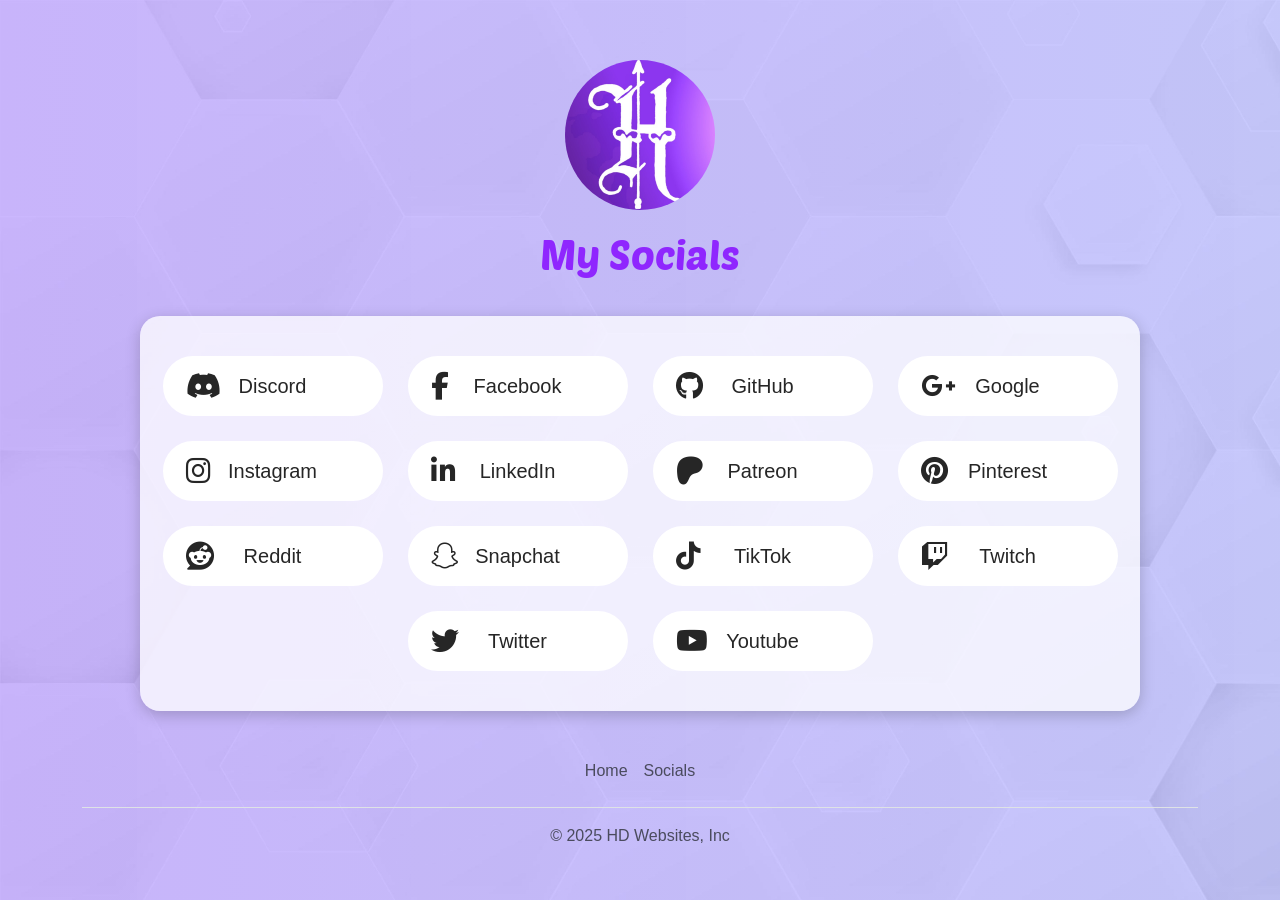
<file: socials.html>
<!-- My Website V.1 -->
<!DOCTYPE html>
<html lang="en" class="h-100" data-bs-theme="light">
<!-- ---------------------------------------------------------------------------------------------------------------------------------------------->
<!-- Head -->
  <head>        
    <title>My Socials Page</title>
    <meta charset="utf-8">
    <meta name="viewport" content="width=device-width, initial-scale=1">
    <meta name="description" content="This is my socials page, my first template of my future socials pages.">
    <meta name="author" content="Harry Delf">
    <meta name="generator" content="Astro v5.7.10">        
    <meta name="theme-color" content="#712cf9">
    <link href="https://cdn.jsdelivr.net/npm/bootstrap@5.3.6/dist/css/bootstrap.min.css" rel="stylesheet" integrity="sha384-4Q6Gf2aSP4eDXB8Miphtr37CMZZQ5oXLH2yaXMJ2w8e2ZtHTl7GptT4jmndRuHDT" crossorigin="anonymous">
    <script src="https://cdn.jsdelivr.net/npm/bootstrap@5.3.6/dist/js/bootstrap.bundle.min.js" integrity="sha384-j1CDi7MgGQ12Z7Qab0qlWQ/Qqz24Gc6BM0thvEMVjHnfYGF0rmFCozFSxQBxwHKO" crossorigin="anonymous"></script>
    <link href="/css/socials.css" rel="stylesheet">
    <link rel="stylesheet" href="https://use.fontawesome.com/releases/v5.6.3/css/all.css" integrity="sha384-UHRtZLI+pbxtHCWp1t77Bi1L4ZtiqrqD80Kn4Z8NTSRyMA2Fd33n5dQ8lWUE00s/" crossorigin="anonymous">
<!-- Google Fonts -->
    <link rel="preconnect" href="https://fonts.googleapis.com">
    <link rel="preconnect" href="https://fonts.gstatic.com" crossorigin>
    <link href="https://fonts.googleapis.com/css2?family=Cal+Sans&family=Cormorant+Garamond:ital,wght@0,300..700;1,300..700&family=Dancing+Script:wght@400..700&family=Libre+Baskerville:ital,wght@0,400;0,700;1,400&family=Lilita+One&family=Montserrat:ital,wght@0,100..900;1,100..900&family=Pacifico&family=Poetsen+One&family=Sour+Gummy:ital,wght@0,100..900;1,100..900&display=swap" rel="stylesheet">
<!-- ---------------------------------------------------------------------------------------------------------------------------------------------->
<!-- Style -->
    <style>
    </style>
<!-- Font Awesome for icons -->
    <link
      rel="stylesheet"
      href="https://cdnjs.cloudflare.com/ajax/libs/font-awesome/6.4.0/css/all.min.css"
    />
  </head>
<!------------------------------------------------------------------------------------------------------------------------------------------------->
<!-- Body -->
  <body>
<!------------------------------------------------------------------------------------------------------------------------------------------------->
<!-- Header with logo and title -->
    <div class="header-section">
      <a href="index.html"> <img src="/assets/images/Logo.jpg" alt="Logo"></a>
      <h1>My Socials</h1>
    </div>
<!------------------------------------------------------------------------------------------------------------------------------------------------->
<!-- Social buttons grid -->
<div class="social-grid-wrapper">
  <ul class="social-grid">
<!-- Discord -->
    <li>
      <a href="#">
        <span class="fab fa-discord icon"></span>
        <span class="text">Discord</span>
      </a>
    </li>
<!-- Facebook -->
    <li>
      <a href="#">
        <span class="fab fa-facebook-f icon"></span>
        <span class="text">Facebook</span>
      </a>
    </li>
<!-- Github -->
    <li>
      <a href="#">
        <span class="fab fa-github icon"></span>
        <span class="text">GitHub</span>
      </a>
    </li>
<!-- Google -->
    <li>
      <a href="#">
        <span class="fab fa-google-plus-g icon"></span>
        <span class="text">Google</span>
      </a>
    </li>
<!-- Instagram -->
    <li>
      <a href="#">
        <span class="fab fa-instagram icon"></span>
        <span class="text">Instagram</span>
      </a>
    </li>
<!-- LinkedIn -->
    <li>
      <a href="#">
        <span class="fab fa-linkedin-in icon"></span>
        <span class="text">LinkedIn</span>
      </a>
    </li>
<!-- Patreon -->
    <li>
      <a href="#">
        <span class="fab fa-patreon icon"></span>
        <span class="text">Patreon</span>
      </a>
    </li>
<!-- Pinterest -->
    <li>
      <a href="#">
        <span class="fab fa-pinterest icon"></span>
        <span class="text">Pinterest</span>
      </a>
    </li>  
<!-- Reddit -->
    <li>
      <a href="#">
        <span class="fab fa-reddit icon"></span>
        <span class="text">Reddit</span>
      </a>
    </li>
<!-- Snapchat -->
    <li>
      <a href="#">
        <span class="fab fa-snapchat icon"></span>
        <span class="text">Snapchat</span>
      </a>
    </li>    
<!-- TikTok -->
    <li>
      <a href="#">
        <span class="fab fa-tiktok icon"></span>
        <span class="text">TikTok</span>
      </a>
    </li>
<!-- Twitch -->
    <li>
      <a href="#">
        <span class="fab fa-twitch icon"></span>
        <span class="text">Twitch</span>
      </a>
    </li>    
<!-- Twitter -->
    <li>
      <a href="#">
        <span class="fab fa-twitter icon"></span>
        <span class="text">Twitter</span>
      </a>
    </li>
<!-- Youtube -->
    <li>
      <a href="#">
        <span class="fab fa-youtube icon"></span>
        <span class="text">Youtube</span>
      </a>
    </li>
  </ul>
</div> 
<!-- ---------------------------------------------------------------------------------------------------------------------------------------------->
<!-- Footer of Webpage --> 
        <div class="container gradient-background2 cool2"> 
            <footer class="py-3 my-4"> 
                <ul class="nav justify-content-center border-bottom pb-3 mb-3"> 
                    <li class="nav-item">
                        <a href="index.html" class="nav-link px-2 text-body-secondary">Home</a>
                    </li> 
                    <li class="nav-item">
                        <a href="socials.html" class="nav-link px-2 text-body-secondary">Socials</a>
                    </li>  
                </ul> 
                <p class="text-center text-body-secondary">© 2025 HD Websites, Inc</p> 
            </footer> 
        </div> 
  </body>    
</html>
</file>
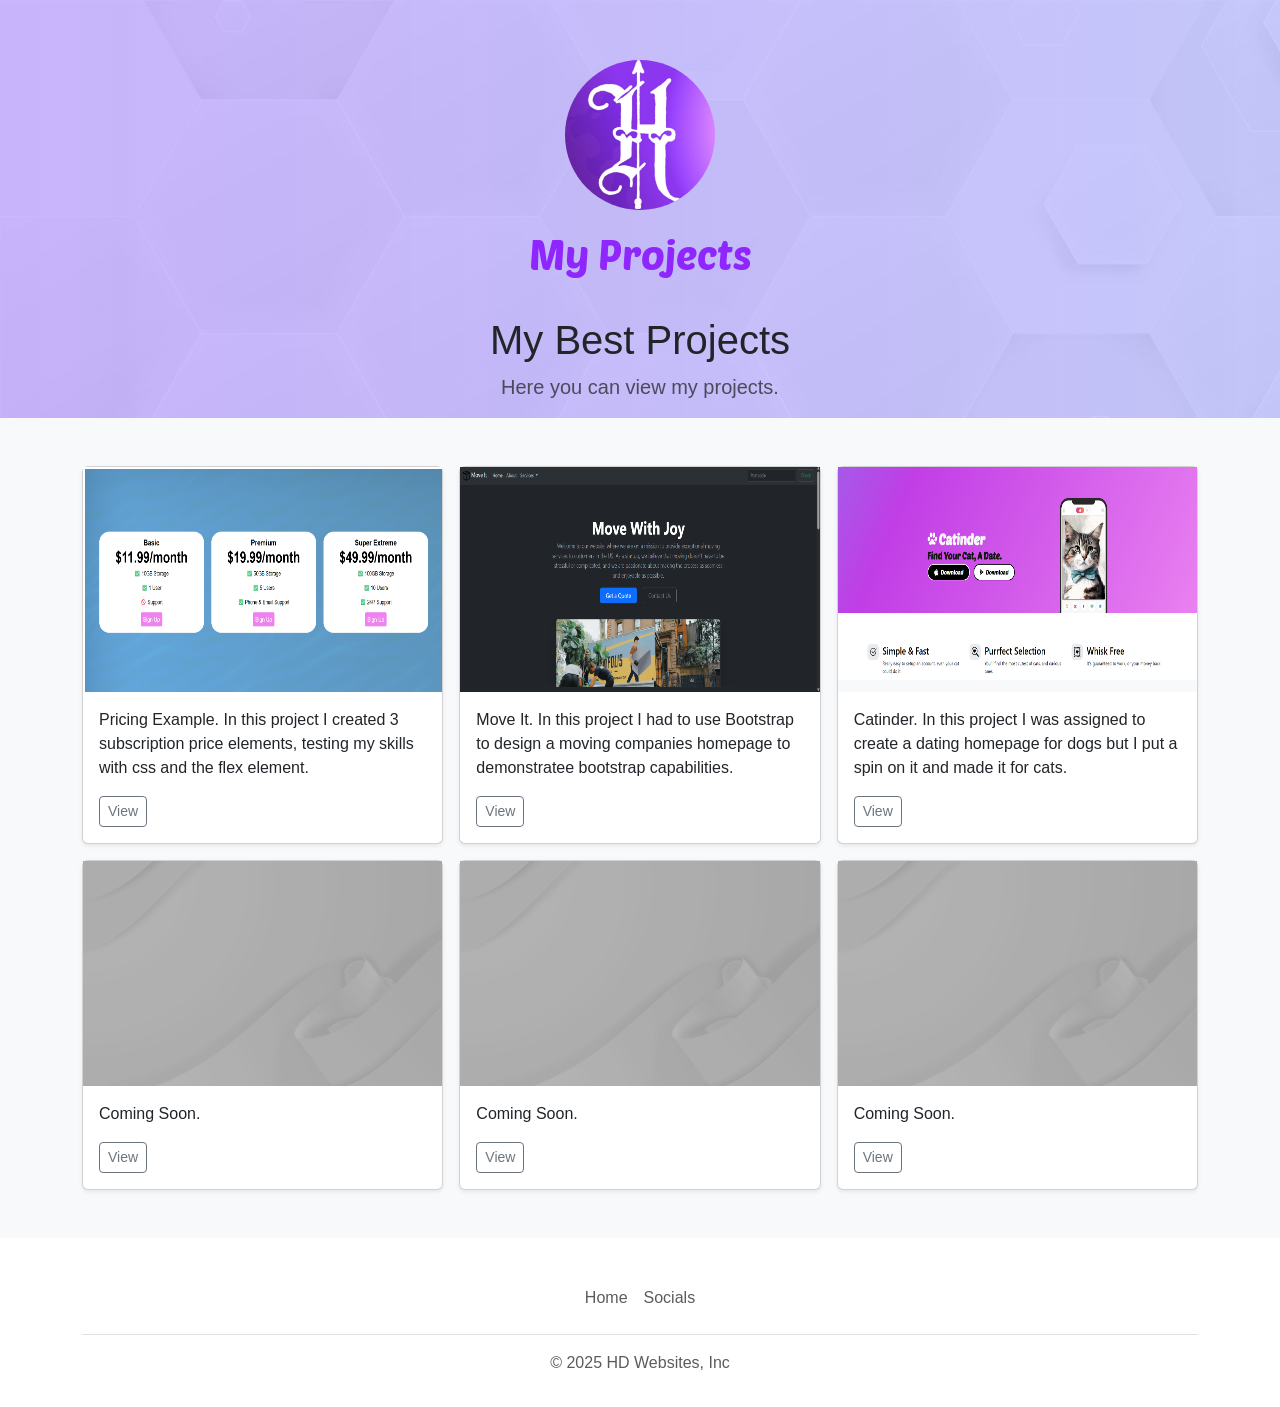
<file: work.html>
<!-- My Website V.1 -->
<!DOCTYPE html>
<html lang="en" class="h-100" data-bs-theme="light">
<!-- ------------------------------------------------------------------------------------------------------------------------------------------- -->
<!-- Head -->
  <head>        
    <title>My Projects Page</title>
    <meta charset="utf-8">
    <meta name="viewport" content="width=device-width, initial-scale=1">
    <meta name="description" content="This is my socials page, my first template of my future socials pages.">
    <meta name="author" content="Harry Delf">
    <meta name="generator" content="Astro v5.7.10">        
    <meta name="theme-color" content="#712cf9">
    <link href="https://cdn.jsdelivr.net/npm/bootstrap@5.3.6/dist/css/bootstrap.min.css" rel="stylesheet" integrity="sha384-4Q6Gf2aSP4eDXB8Miphtr37CMZZQ5oXLH2yaXMJ2w8e2ZtHTl7GptT4jmndRuHDT" crossorigin="anonymous">
    <script src="https://cdn.jsdelivr.net/npm/bootstrap@5.3.6/dist/js/bootstrap.bundle.min.js" integrity="sha384-j1CDi7MgGQ12Z7Qab0qlWQ/Qqz24Gc6BM0thvEMVjHnfYGF0rmFCozFSxQBxwHKO" crossorigin="anonymous"></script>
    <link href="/css/work.css" rel="stylesheet">
    <link rel="stylesheet" href="https://use.fontawesome.com/releases/v5.6.3/css/all.css" integrity="sha384-UHRtZLI+pbxtHCWp1t77Bi1L4ZtiqrqD80Kn4Z8NTSRyMA2Fd33n5dQ8lWUE00s/" crossorigin="anonymous">
<!-- Google Fonts -->
    <link rel="preconnect" href="https://fonts.googleapis.com">
    <link rel="preconnect" href="https://fonts.gstatic.com" crossorigin>
    <link href="https://fonts.googleapis.com/css2?family=Cal+Sans&family=Cormorant+Garamond:ital,wght@0,300..700;1,300..700&family=Dancing+Script:wght@400..700&family=Libre+Baskerville:ital,wght@0,400;0,700;1,400&family=Lilita+One&family=Montserrat:ital,wght@0,100..900;1,100..900&family=Pacifico&family=Poetsen+One&family=Sour+Gummy:ital,wght@0,100..900;1,100..900&display=swap" rel="stylesheet">
    <!-- Style -->
        <style>
        </style>
    </head>
<!-- ------------------------------------------------------------------------------------------------------------------------------------------- -->
    <!-- Body -->
    <!-- Header Of Web Page --> 
    <body>
        <!-- Header with logo and title -->
        <div class="header-section">
            <a href="index.html"> 
                <img src="/assets/images/Logo.jpg" alt="Logo">
            </a>
            <h1>My Projects</h1>
        </div>
<!-- ------------------------------------------------------------------------------------------------------------------------------------------- -->
    <!-- Album -->        
        <main> 
            <section class="py-5 text-center container mpadding"> 
                <div class="row py-lg-5 dpadding"> 
                    <div class="col-lg-6 col-md-8 mx-auto"> 
                        <h1 class="fw-light fontb">My Best Projects</h1> 
                        <p class="lead text-body-secondary">Here you can view my projects.</p> 
                    </div> 
                </div> 
            </section> 
            <div class="album py-5 bg-body-tertiary ppadding"> 
                <div class="container"> 
                    <div class="row row-cols-1 row-cols-sm-2 row-cols-md-3 g-3">
                        <!-- Col 1 --> 
                        <div class="col"> 
                            <div class="card shadow-sm "> 
                                <div class="cursor-box zoom-in holographic-card"> 
                                    <a href="9.4+Flexbox+Pricing+Table+Project/"> 
                                        <img src="/assets/images/Project1.png" alt="Pricing Page" height="225" width="100%">
                                    </a>
                                </div>
                                <title>Pricing Example</title>
                                <rect width="100%" height="100%" fill="#55595c"></rect> 
                                <div class="card-body"> 
                                    <p class="card-text">Pricing Example. In this project I created 3 subscription price elements, testing my skills with css and the flex element.</p> 
                                    <div class="d-flex justify-content-between align-items-center"> 
                                        <div class="btn-group"> 
                                            <a href="/9.4+Flexbox+Pricing+Table+Project/index.html" class="btn btn-sm btn-outline-secondary btnp">View</a> 
                                        </div>  
                                    </div> 
                                </div> 
                            </div> 
                        </div>
                        <!-- Col 2 --> 
                        <div class="col"> 
                            <div class="card shadow-sm"> 
                                <div class="cursor-box zoom-in holographic-card"> 
                                    <a href="11.2 Bootstrap Components/"> 
                                        <img src="/assets/images/Project2.png" alt="Moving Website" height="225" width="100%">
                                    </a>
                                </div>
                                <title>Moveit</title>
                                <rect width="100%" height="100%" fill="#55595c"></rect>
                                <div class="card-body"> 
                                    <p class="card-text">Move It. In this project I had to use Bootstrap to design a moving companies homepage to demonstratee bootstrap capabilities.</p> 
                                    <div class="d-flex justify-content-between align-items-center"> 
                                        <div class="btn-group"> 
                                            <a href="/11.2 Bootstrap Components/index.html" class="btn btn-sm btn-outline-secondary btnp">View</a>  
                                        </div>  
                                    </div> 
                                </div> 
                            </div> 
                        </div>
                        <!-- Col 3 --> 
                        <div class="col"> 
                            <div class="card shadow-sm">
                                <div class="zoom">
                                    <div class="cursor-box zoom-in holographic-card"> 
                                        <a href="11.3 TinDog Project/"> 
                                            <img src="/assets/images/Project3.png" alt="Website For Finding cats their own love." height="225" width="100%">
                                        </a>
                                    </div>
                                </div>
                                <title>Catinder</title>
                                <rect width="100%" height="100%" fill="#55595c"></rect> 
                                <div class="card-body"> 
                                    <p class="card-text">Catinder. In this project I was assigned to create a dating homepage for dogs but I put a spin on it and made it for cats.</p> 
                                    <div class="d-flex justify-content-between align-items-center"> 
                                        <div class="btn-group"> 
                                            <a href="/11.3 TinDog Project/index.html" class="btn btn-sm btn-outline-secondary btnp">View</a>  
                                        </div> 
                                    </div> 
                                </div> 
                            </div> 
                        </div>
                        <!-- Col 4 -->
                        <div class="col"> 
                            <div class="card shadow-sm "> 
                                <div class="cursor-box zoom-in holographic-card"> 
                                    <a href=""> 
                                        <img src="/assets/images/Template.jpg" alt="Template" height="225" width="100%">
                                    </a>
                                </div>
                                <title>Template</title>
                                <rect width="100%" height="100%" fill="#55595c"></rect> 
                                <div class="card-body"> 
                                    <p class="card-text">Coming Soon. </p> 
                                    <div class="d-flex justify-content-between align-items-center"> 
                                        <div class="btn-group"> 
                                            <a href="" class="btn btn-sm btn-outline-secondary btnp">View</a> 
                                        </div>  
                                    </div> 
                                </div> 
                            </div> 
                        </div>
                        <!-- Col 5 -->
                        <div class="col"> 
                            <div class="card shadow-sm "> 
                                <div class="cursor-box zoom-in holographic-card"> 
                                    <a href=""> 
                                        <img src="/assets/images/Template.jpg" alt="Template" height="225" width="100%">
                                    </a>
                                </div>
                                <title>Template</title>
                                <rect width="100%" height="100%" fill="#55595c"></rect> 
                                <div class="card-body"> 
                                    <p class="card-text">Coming Soon. </p> 
                                    <div class="d-flex justify-content-between align-items-center"> 
                                        <div class="btn-group"> 
                                            <a href="" class="btn btn-sm btn-outline-secondary btnp">View</a> 
                                        </div>  
                                    </div> 
                                </div> 
                            </div> 
                        </div>
                        <!-- Col 4 -->
                        <div class="col"> 
                            <div class="card shadow-sm "> 
                                <div class="cursor-box zoom-in holographic-card"> 
                                    <a href=""> 
                                        <img src="/assets/images/Template.jpg" alt="Template" height="225" width="100%">
                                    </a>
                                </div>
                                <title>Template</title>
                                <rect width="100%" height="100%" fill="#55595c"></rect> 
                                <div class="card-body"> 
                                    <p class="card-text">Coming Soon. </p> 
                                    <div class="d-flex justify-content-between align-items-center"> 
                                        <div class="btn-group"> 
                                            <a href="" class="btn btn-sm btn-outline-secondary btnp">View</a> 
                                        </div>  
                                    </div> 
                                </div> 
                            </div> 
                        </div>
                    </div>
                </div>
            </div>             
        </main>
<!-- ---------------------------------------------------------------------------------------------------------------------------------------------->
<!-- Footer of Webpage --> 
        <div class="container gradient-background2 cool2"> 
            <footer class="py-3 my-4"> 
                <ul class="nav justify-content-center border-bottom pb-3 mb-3"> 
                    <li class="nav-item">
                        <a href="index.html" class="nav-link px-2 text-body-secondary">Home</a>
                    </li> 
                    <li class="nav-item">
                        <a href="socials.html" class="nav-link px-2 text-body-secondary">Socials</a>
                    </li>  
                </ul> 
                <p class="text-center text-body-secondary">© 2025 HD Websites, Inc</p> 
            </footer> 
        </div> 
    </body>
</html>
</file>
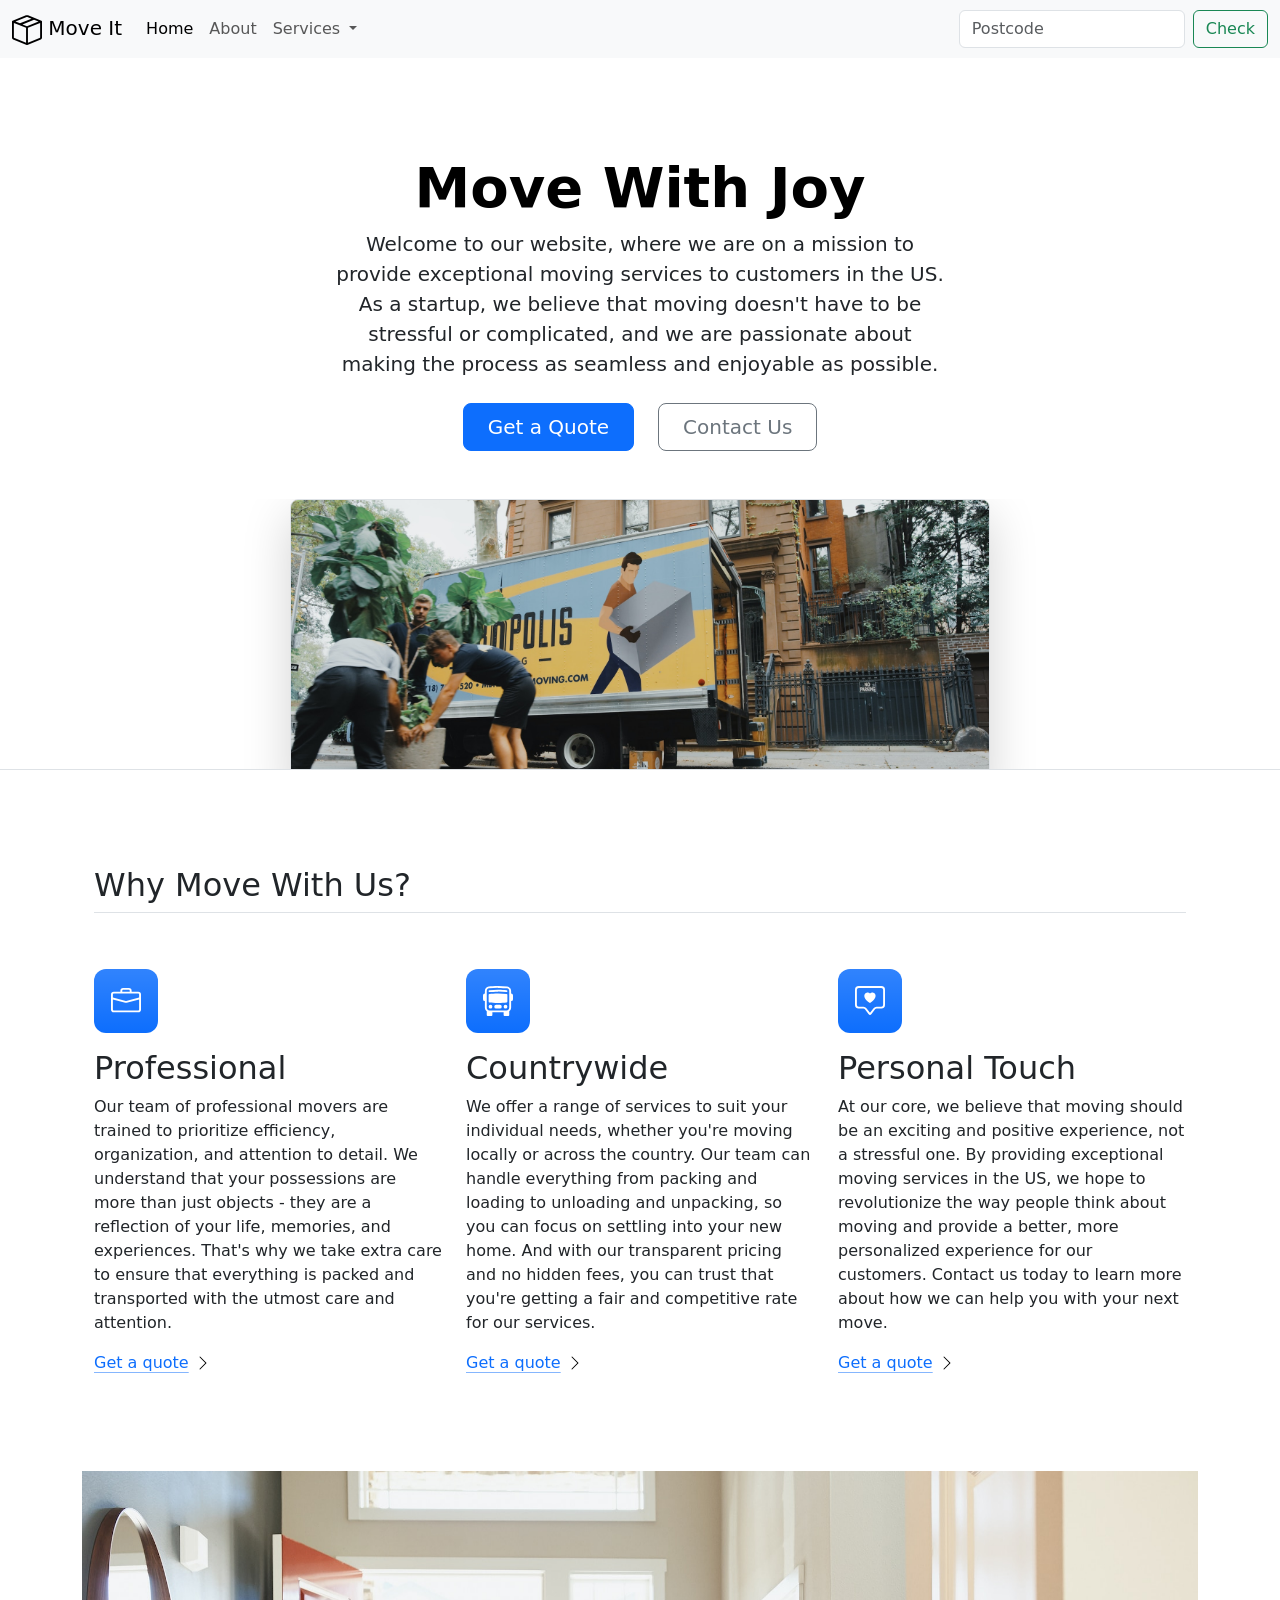
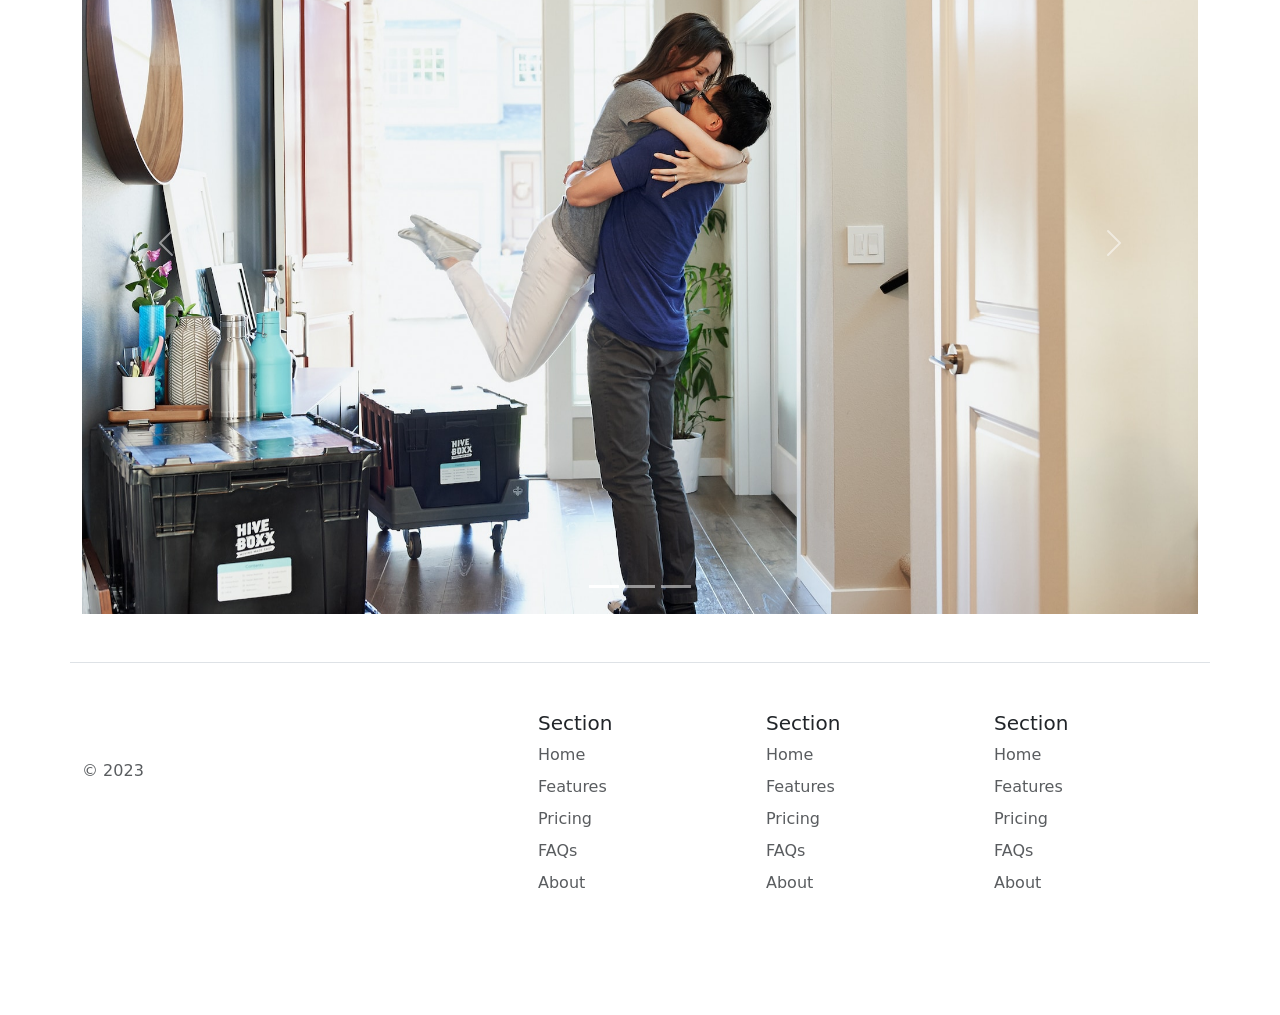
<file: 11.2 Bootstrap Components/solution.html>
<!DOCTYPE html>
<html lang="en">

<head>
  <meta charset="UTF-8">
  <meta name="viewport" content="width=device-width, initial-scale=1.0">
  <title>Bootstrap Components</title>
  <link href="https://cdn.jsdelivr.net/npm/bootstrap@5.3.0-alpha2/dist/css/bootstrap.min.css" rel="stylesheet"
    integrity="sha384-aFq/bzH65dt+w6FI2ooMVUpc+21e0SRygnTpmBvdBgSdnuTN7QbdgL+OapgHtvPp" crossorigin="anonymous">
  <style>
    .feature-icon {
      width: 4rem;
      height: 4rem;
      border-radius: 0.75rem;
    }
  </style>
</head>

<body>

  <nav class="navbar navbar-expand-lg bg-body-tertiary">
    <div class="container-fluid">
      <a class="navbar-brand" href="#"><img src="./box-seam.svg" alt="moveit brand icon" height="30"> Move It</a>
      <button class="navbar-toggler" type="button" data-bs-toggle="collapse" data-bs-target="#navbarSupportedContent"
        aria-controls="navbarSupportedContent" aria-expanded="false" aria-label="Toggle navigation">
        <span class="navbar-toggler-icon"></span>
      </button>
      <div class="collapse navbar-collapse" id="navbarSupportedContent">
        <ul class="navbar-nav me-auto mb-2 mb-lg-0">
          <li class="nav-item">
            <a class="nav-link active" aria-current="page" href="#">Home</a>
          </li>
          <li class="nav-item">
            <a class="nav-link" href="#">About</a>
          </li>
          <li class="nav-item dropdown">
            <a class="nav-link dropdown-toggle" href="#" role="button" data-bs-toggle="dropdown" aria-expanded="false">
              Services
            </a>
            <ul class="dropdown-menu">
              <li><a class="dropdown-item" href="#">Action</a></li>
              <li><a class="dropdown-item" href="#">Another action</a></li>
              <li>
                <hr class="dropdown-divider">
              </li>
              <li><a class="dropdown-item" href="#">Something else here</a></li>
            </ul>
          </li>
        </ul>
        <form class="d-flex" role="search">
          <input class="form-control me-2" type="search" placeholder="Postcode" aria-label="Search">
          <button class="btn btn-outline-success" type="submit">Check</button>
        </form>
      </div>
    </div>
  </nav>


  <div class="px-4 pt-5 my-5 text-center border-bottom">
    <h1 class="display-4 fw-bold text-body-emphasis">Move With Joy</h1>
    <div class="col-lg-6 mx-auto">
      <p class="lead mb-4">Welcome to our website, where we are on a mission to provide exceptional moving services to
        customers in the US. As a
        startup, we believe that moving doesn't have to be stressful or complicated, and we are passionate about making
        the
        process as seamless and enjoyable as possible.
      </p>
      <div class="d-grid gap-2 d-sm-flex justify-content-sm-center mb-5">
        <button type="button" class="btn btn-primary btn-lg px-4 me-sm-3">Get a Quote</button>
        <button type="button" class="btn btn-outline-secondary btn-lg px-4">Contact Us</button>
      </div>
    </div>
    <div class="overflow-hidden" style="max-height: 30vh;">
      <div class="container px-5">
        <img src="./moving-van.jpg" class="img-fluid border rounded-3 shadow-lg mb-4" alt="Example image" width="700"
          height="500" loading="lazy">
      </div>
    </div>
  </div>

  <div class="container px-4 py-5" id="featured-3">
    <h2 class="pb-2 border-bottom">Why Move With Us?</h2>
    <div class="row g-4 py-5 row-cols-1 row-cols-lg-3">
      <div class="feature col">
        <div
          class="feature-icon d-inline-flex align-items-center justify-content-center text-bg-primary bg-gradient fs-2 mb-3">
          <img src="./briefcase.svg" alt="briefcase" height="30">
        </div>
        <h3 class="fs-2">Professional</h3>
        <p>Our team of professional movers are trained to prioritize efficiency, organization, and attention to detail.
          We
          understand that your possessions are more than just objects - they are a reflection of your life, memories,
          and
          experiences. That's why we take extra care to ensure that everything is packed and transported with the utmost
          care and
          attention.</p>
        <a href="#" class="icon-link">
          Get a quote
          <img src="./chevron-right.svg" alt="chevron-right">
        </a>
      </div>
      <div class="feature col">
        <div
          class="feature-icon d-inline-flex align-items-center justify-content-center text-bg-primary bg-gradient fs-2 mb-3">
          <img src="./bus-front.svg" alt="bus-front" height="30">
        </div>
        <h3 class="fs-2">Countrywide</h3>
        <p>We offer a range of services to suit your individual needs, whether you're moving locally or across the
          country. Our
          team can handle everything from packing and loading to unloading and unpacking, so you can focus on settling
          into your
          new home. And with our transparent pricing and no hidden fees, you can trust that you're getting a fair and
          competitive
          rate for our services.</p>
        <a href="#" class="icon-link">
          Get a quote
          <img src="./chevron-right.svg" alt="chevron-right">
        </a>
      </div>
      <div class="feature col">
        <div
          class="feature-icon d-inline-flex align-items-center justify-content-center text-bg-primary bg-gradient fs-2 mb-3">
          <img src="./chat-square-heart.svg" alt="chat-square-heart" height="30">
        </div>
        <h3 class="fs-2">Personal Touch</h3>
        <p>At our core, we believe that moving should be an exciting and positive experience, not a stressful one. By
          providing
          exceptional moving services in the US, we hope to revolutionize the way people think about moving and provide
          a better,
          more personalized experience for our customers. Contact us today to learn more about how we can help you with
          your next
          move.</p>
        <a href="#" class="icon-link">
          Get a quote
          <img src="./chevron-right.svg" alt="chevron-right">
        </a>
      </div>
    </div>
  </div>
  <div class="container">
    <div id="carouselExampleIndicators" class="carousel slide">
      <div class="carousel-indicators">
        <button type="button" data-bs-target="#carouselExampleIndicators" data-bs-slide-to="0" class="active"
          aria-current="true" aria-label="Slide 1"></button>
        <button type="button" data-bs-target="#carouselExampleIndicators" data-bs-slide-to="1"
          aria-label="Slide 2"></button>
        <button type="button" data-bs-target="#carouselExampleIndicators" data-bs-slide-to="2"
          aria-label="Slide 3"></button>
      </div>
      <div class="carousel-inner">
        <div class="carousel-item active">
          <img src="./couple.jpg" class="d-block w-100" alt="couple">
        </div>
        <div class="carousel-item">
          <img src="./dog.jpg" class="d-block w-100" alt="dog">
        </div>
        <div class="carousel-item">
          <img src="./family.jpg" class="d-block w-100" alt="family">
        </div>
      </div>
      <button class="carousel-control-prev" type="button" data-bs-target="#carouselExampleIndicators"
        data-bs-slide="prev">
        <span class="carousel-control-prev-icon" aria-hidden="true"></span>
        <span class="visually-hidden">Previous</span>
      </button>
      <button class="carousel-control-next" type="button" data-bs-target="#carouselExampleIndicators"
        data-bs-slide="next">
        <span class="carousel-control-next-icon" aria-hidden="true"></span>
        <span class="visually-hidden">Next</span>
      </button>
    </div>
  </div>

  <div class="container">
    <footer class="row row-cols-1 row-cols-sm-2 row-cols-md-5 py-5 my-5 border-top">
      <div class="col mb-3">
        <a href="/" class="d-flex align-items-center mb-3 link-body-emphasis text-decoration-none">
          <svg class="bi me-2" width="40" height="32">
            <use xlink:href="#bootstrap"></use>
          </svg>
        </a>
        <p class="text-body-secondary">© 2023</p>
      </div>

      <div class="col mb-3">

      </div>

      <div class="col mb-3">
        <h5>Section</h5>
        <ul class="nav flex-column">
          <li class="nav-item mb-2"><a href="#" class="nav-link p-0 text-body-secondary">Home</a></li>
          <li class="nav-item mb-2"><a href="#" class="nav-link p-0 text-body-secondary">Features</a></li>
          <li class="nav-item mb-2"><a href="#" class="nav-link p-0 text-body-secondary">Pricing</a></li>
          <li class="nav-item mb-2"><a href="#" class="nav-link p-0 text-body-secondary">FAQs</a></li>
          <li class="nav-item mb-2"><a href="#" class="nav-link p-0 text-body-secondary">About</a></li>
        </ul>
      </div>

      <div class="col mb-3">
        <h5>Section</h5>
        <ul class="nav flex-column">
          <li class="nav-item mb-2"><a href="#" class="nav-link p-0 text-body-secondary">Home</a></li>
          <li class="nav-item mb-2"><a href="#" class="nav-link p-0 text-body-secondary">Features</a></li>
          <li class="nav-item mb-2"><a href="#" class="nav-link p-0 text-body-secondary">Pricing</a></li>
          <li class="nav-item mb-2"><a href="#" class="nav-link p-0 text-body-secondary">FAQs</a></li>
          <li class="nav-item mb-2"><a href="#" class="nav-link p-0 text-body-secondary">About</a></li>
        </ul>
      </div>

      <div class="col mb-3">
        <h5>Section</h5>
        <ul class="nav flex-column">
          <li class="nav-item mb-2"><a href="#" class="nav-link p-0 text-body-secondary">Home</a></li>
          <li class="nav-item mb-2"><a href="#" class="nav-link p-0 text-body-secondary">Features</a></li>
          <li class="nav-item mb-2"><a href="#" class="nav-link p-0 text-body-secondary">Pricing</a></li>
          <li class="nav-item mb-2"><a href="#" class="nav-link p-0 text-body-secondary">FAQs</a></li>
          <li class="nav-item mb-2"><a href="#" class="nav-link p-0 text-body-secondary">About</a></li>
        </ul>
      </div>
    </footer>
  </div>
  <script src="https://cdn.jsdelivr.net/npm/bootstrap@5.3.0-alpha3/dist/js/bootstrap.bundle.min.js"
    integrity="sha384-ENjdO4Dr2bkBIFxQpeoTz1HIcje39Wm4jDKdf19U8gI4ddQ3GYNS7NTKfAdVQSZe"
    crossorigin="anonymous"></script>
</body>

</html>
</file>
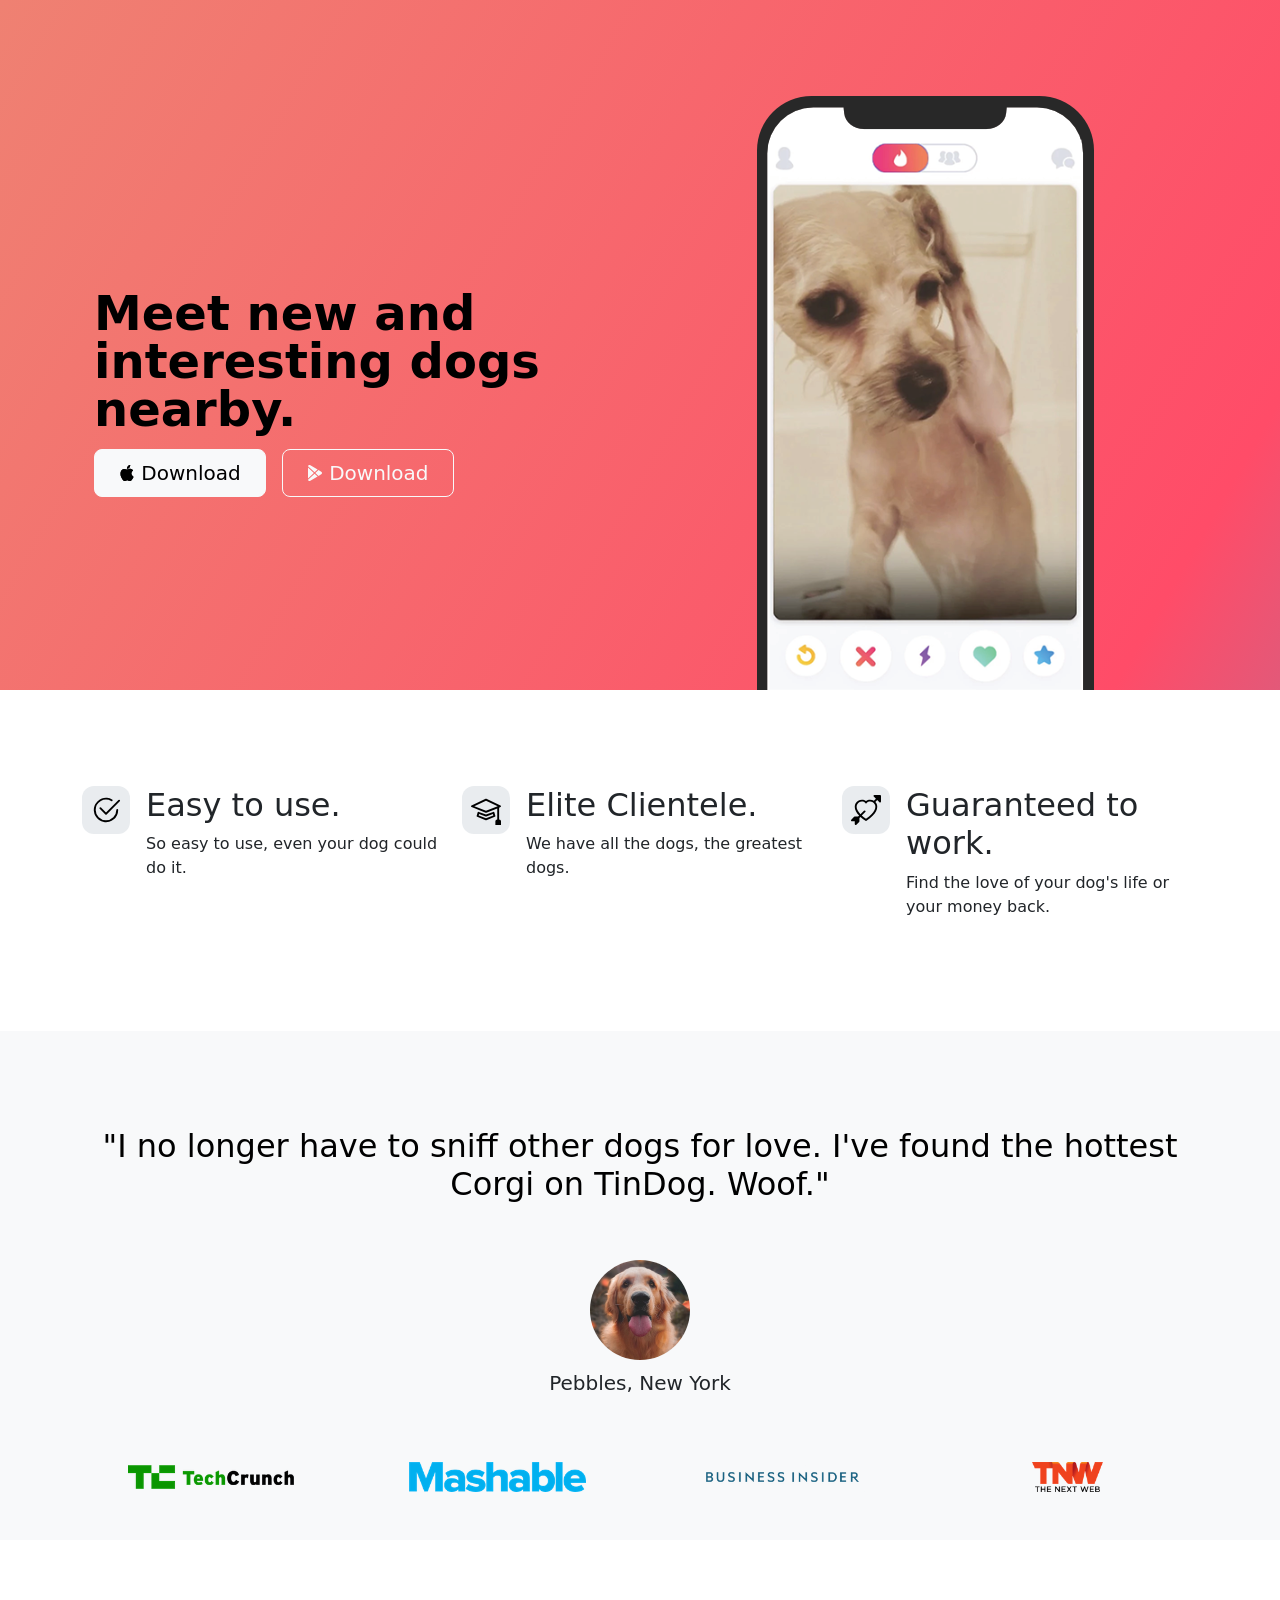
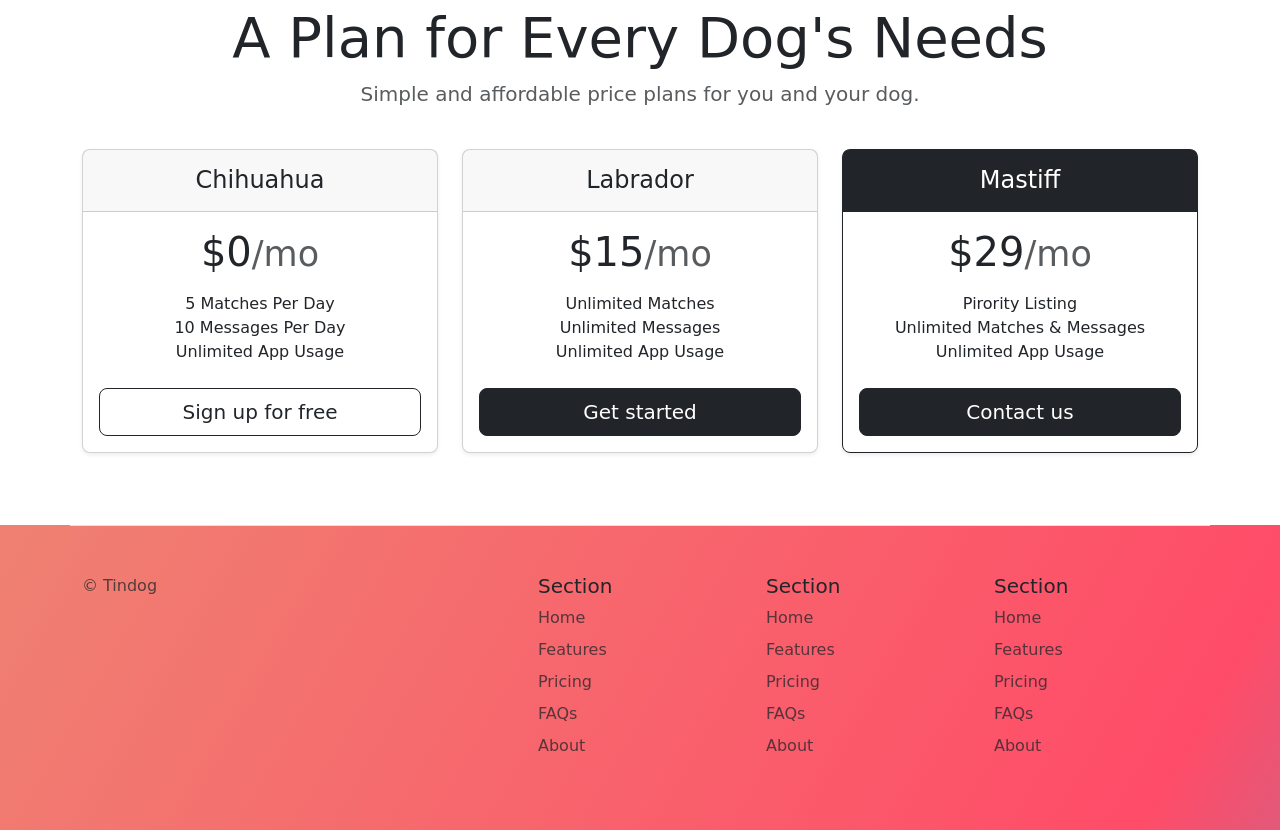
<file: 11.3 TinDog Project/solution.html>
<!DOCTYPE html>
<html lang="en">

<head>
  <meta charset="UTF-8">
  <meta name="viewport" content="width=device-width, initial-scale=1.0">
  <title>TinDog</title>
  <link href="https://cdn.jsdelivr.net/npm/bootstrap@5.3.0-alpha3/dist/css/bootstrap.min.css" rel="stylesheet"
    integrity="sha384-KK94CHFLLe+nY2dmCWGMq91rCGa5gtU4mk92HdvYe+M/SXH301p5ILy+dN9+nJOZ" crossorigin="anonymous">
  <link rel="stylesheet" href="./css/solution.css">
</head>

<body>


  <!-- Title -->
  <section id="title" class="gradient-background">

    <div class="container col-xxl-8 px-4 pt-5">
      <div class="row flex-lg-row-reverse align-items-center g-5 pt-5">
        <div class="col-10 col-sm-8 col-lg-6">
          <img src="./images/iphone.png" class="d-block mx-lg-auto img-fluid" alt="Bootstrap Themes" height="200"
            loading="lazy">
        </div>
        <div class="col-lg-6">
          <h1 class="display-5 fw-bold text-body-emphasis lh-1 mb-3">Meet new and interesting dogs nearby.</h1>

          <div class="d-grid gap-2 d-md-flex justify-content-md-start">
            <button type="button" class="btn btn-light btn-lg px-4 me-md-2"><svg xmlns="http://www.w3.org/2000/svg"
                width="16" height="16" fill="currentColor" class="bi bi-apple mb-1" viewBox="0 0 16 16">
                <path
                  d="M11.182.008C11.148-.03 9.923.023 8.857 1.18c-1.066 1.156-.902 2.482-.878 2.516.024.034 1.52.087 2.475-1.258.955-1.345.762-2.391.728-2.43Zm3.314 11.733c-.048-.096-2.325-1.234-2.113-3.422.212-2.189 1.675-2.789 1.698-2.854.023-.065-.597-.79-1.254-1.157a3.692 3.692 0 0 0-1.563-.434c-.108-.003-.483-.095-1.254.116-.508.139-1.653.589-1.968.607-.316.018-1.256-.522-2.267-.665-.647-.125-1.333.131-1.824.328-.49.196-1.422.754-2.074 2.237-.652 1.482-.311 3.83-.067 4.56.244.729.625 1.924 1.273 2.796.576.984 1.34 1.667 1.659 1.899.319.232 1.219.386 1.843.067.502-.308 1.408-.485 1.766-.472.357.013 1.061.154 1.782.539.571.197 1.111.115 1.652-.105.541-.221 1.324-1.059 2.238-2.758.347-.79.505-1.217.473-1.282Z" />
                <path
                  d="M11.182.008C11.148-.03 9.923.023 8.857 1.18c-1.066 1.156-.902 2.482-.878 2.516.024.034 1.52.087 2.475-1.258.955-1.345.762-2.391.728-2.43Zm3.314 11.733c-.048-.096-2.325-1.234-2.113-3.422.212-2.189 1.675-2.789 1.698-2.854.023-.065-.597-.79-1.254-1.157a3.692 3.692 0 0 0-1.563-.434c-.108-.003-.483-.095-1.254.116-.508.139-1.653.589-1.968.607-.316.018-1.256-.522-2.267-.665-.647-.125-1.333.131-1.824.328-.49.196-1.422.754-2.074 2.237-.652 1.482-.311 3.83-.067 4.56.244.729.625 1.924 1.273 2.796.576.984 1.34 1.667 1.659 1.899.319.232 1.219.386 1.843.067.502-.308 1.408-.485 1.766-.472.357.013 1.061.154 1.782.539.571.197 1.111.115 1.652-.105.541-.221 1.324-1.059 2.238-2.758.347-.79.505-1.217.473-1.282Z" />
              </svg> Download</button>
            <button type="button" class="btn btn-outline-light btn-lg px-4"><svg xmlns="http://www.w3.org/2000/svg"
                width="16" height="16" fill="currentColor" class="bi bi-google-play mb-1" viewBox="0 0 16 16">
                <path
                  d="M14.222 9.374c1.037-.61 1.037-2.137 0-2.748L11.528 5.04 8.32 8l3.207 2.96 2.694-1.586Zm-3.595 2.116L7.583 8.68 1.03 14.73c.201 1.029 1.36 1.61 2.303 1.055l7.294-4.295ZM1 13.396V2.603L6.846 8 1 13.396ZM1.03 1.27l6.553 6.05 3.044-2.81L3.333.215C2.39-.341 1.231.24 1.03 1.27Z" />
              </svg> Download</button>
          </div>
        </div>
      </div>
    </div>
  </section>
  <!-- Features -->
  <section id="features">
    <div class="container mt-5">
      <div class="row g-4 py-5 row-cols-1 row-cols-lg-3">
        <div class="col d-flex align-items-start">
          <div
            class="icon-square text-body-emphasis bg-body-secondary d-inline-flex align-items-center justify-content-center fs-4 flex-shrink-0 me-3">
            <svg xmlns="http://www.w3.org/2000/svg" height="30" fill="currentColor" class="bi bi-check2-circle"
              viewBox="0 0 16 16">
              <path
                d="M2.5 8a5.5 5.5 0 0 1 8.25-4.764.5.5 0 0 0 .5-.866A6.5 6.5 0 1 0 14.5 8a.5.5 0 0 0-1 0 5.5 5.5 0 1 1-11 0z" />
              <path
                d="M15.354 3.354a.5.5 0 0 0-.708-.708L8 9.293 5.354 6.646a.5.5 0 1 0-.708.708l3 3a.5.5 0 0 0 .708 0l7-7z" />
            </svg>
          </div>
          <div>
            <h3 class="fs-2">Easy to use.</h3>
            <p>So easy to use, even your dog could do it.</p>

          </div>
        </div>
        <div class="col d-flex align-items-start">
          <div
            class="icon-square text-body-emphasis bg-body-secondary d-inline-flex align-items-center justify-content-center fs-4 flex-shrink-0 me-3">
            <svg xmlns="http://www.w3.org/2000/svg" height="30" fill="currentColor" class="bi bi-mortarboard"
              viewBox="0 0 16 16">
              <path
                d="M8.211 2.047a.5.5 0 0 0-.422 0l-7.5 3.5a.5.5 0 0 0 .025.917l7.5 3a.5.5 0 0 0 .372 0L14 7.14V13a1 1 0 0 0-1 1v2h3v-2a1 1 0 0 0-1-1V6.739l.686-.275a.5.5 0 0 0 .025-.917l-7.5-3.5ZM8 8.46 1.758 5.965 8 3.052l6.242 2.913L8 8.46Z" />
              <path
                d="M4.176 9.032a.5.5 0 0 0-.656.327l-.5 1.7a.5.5 0 0 0 .294.605l4.5 1.8a.5.5 0 0 0 .372 0l4.5-1.8a.5.5 0 0 0 .294-.605l-.5-1.7a.5.5 0 0 0-.656-.327L8 10.466 4.176 9.032Zm-.068 1.873.22-.748 3.496 1.311a.5.5 0 0 0 .352 0l3.496-1.311.22.748L8 12.46l-3.892-1.556Z" />
            </svg>
          </div>
          <div>
            <h3 class="fs-2">Elite Clientele.</h3>
            <p>We have all the dogs, the greatest dogs.</p>

          </div>
        </div>
        <div class="col d-flex align-items-start">
          <div
            class="icon-square text-body-emphasis bg-body-secondary d-inline-flex align-items-center justify-content-center fs-4 flex-shrink-0 me-3">
            <svg xmlns="http://www.w3.org/2000/svg" height="30" fill="currentColor" class="bi bi-arrow-through-heart"
              viewBox="0 0 16 16">
              <path fill-rule="evenodd"
                d="M2.854 15.854A.5.5 0 0 1 2 15.5V14H.5a.5.5 0 0 1-.354-.854l1.5-1.5A.5.5 0 0 1 2 11.5h1.793l.53-.53c-.771-.802-1.328-1.58-1.704-2.32-.798-1.575-.775-2.996-.213-4.092C3.426 2.565 6.18 1.809 8 3.233c1.25-.98 2.944-.928 4.212-.152L13.292 2 12.147.854A.5.5 0 0 1 12.5 0h3a.5.5 0 0 1 .5.5v3a.5.5 0 0 1-.854.354L14 2.707l-1.006 1.006c.236.248.44.531.6.845.562 1.096.585 2.517-.213 4.092-.793 1.563-2.395 3.288-5.105 5.08L8 13.912l-.276-.182a21.86 21.86 0 0 1-2.685-2.062l-.539.54V14a.5.5 0 0 1-.146.354l-1.5 1.5Zm2.893-4.894A20.419 20.419 0 0 0 8 12.71c2.456-1.666 3.827-3.207 4.489-4.512.679-1.34.607-2.42.215-3.185-.817-1.595-3.087-2.054-4.346-.761L8 4.62l-.358-.368c-1.259-1.293-3.53-.834-4.346.761-.392.766-.464 1.845.215 3.185.323.636.815 1.33 1.519 2.065l1.866-1.867a.5.5 0 1 1 .708.708L5.747 10.96Z" />
            </svg>
          </div>
          <div>
            <h3 class="fs-2">Guaranteed to work.</h3>
            <p>Find the love of your dog's life or your money back.</p>

          </div>
        </div>
      </div>
    </div>
  </section>
  <!-- Testimonial -->
  <section id="testimonial">
    <div class="my-5">
      <div class="p-5 text-center bg-body-tertiary">
        <div class="container py-5">
          <h2 class="text-body-emphasis">"I no longer have to sniff other dogs for love. I've found the hottest Corgi on
            TinDog. Woof."</h2>
          <img class="profile-img mt-5" src="./images/dog-img.jpg" alt="dog image">
          <p class="col-lg-8 mx-auto lead mt-2">
            Pebbles, New York
          </p>
        </div>

        <div class="container">
          <div class="row">
            <div class="col-lg-3 col-sm-12">
              <img src="./images/techcrunch.png" alt="techcrunch" height="30">
            </div>
            <div class="col-lg-3 col-sm-12">
              <img src="./images/mashable.png" alt="mashable" height="30">
            </div>
            <div class="col-lg-3 col-sm-12">
              <img src="./images/bizinsider.png" alt="bizinsider" height="30">
            </div>
            <div class="col-lg-3 col-sm-12">
              <img src="./images/tnw.png" alt="tnw" height="30">
            </div>
          </div>
        </div>
      </div>
    </div>
  </section>
  <!-- Pricing -->
  <section id="pricing">
    <div class="container">
      <div class="pricing-header p-3 pb-md-4 mx-auto text-center">
        <h2 class="display-4 fw-normal">A Plan for Every Dog's Needs</h2>
        <p class="fs-5 text-body-secondary">Simple and affordable price plans for you and your dog.
      </div>
      <div class="row row-cols-1 row-cols-md-3 mb-3 text-center">
        <div class="col">
          <div class="card mb-4 rounded-3 shadow-sm">
            <div class="card-header py-3">
              <h4 class="my-0 fw-normal">Chihuahua</h4>
            </div>
            <div class="card-body">
              <h1 class="card-title pricing-card-title">$0<small class="text-body-secondary fw-light">/mo</small></h1>
              <ul class="list-unstyled mt-3 mb-4">
                <li>5 Matches Per Day</li>
                <li>10 Messages Per Day</li>
                <li>Unlimited App Usage</li>
              </ul>
              <button type="button" class="w-100 btn btn-lg btn-outline-dark">Sign up for free</button>
            </div>
          </div>
        </div>
        <div class="col">
          <div class="card mb-4 rounded-3 shadow-sm">
            <div class="card-header py-3">
              <h4 class="my-0 fw-normal">Labrador</h4>
            </div>
            <div class="card-body">
              <h1 class="card-title pricing-card-title">$15<small class="text-body-secondary fw-light">/mo</small></h1>
              <ul class="list-unstyled mt-3 mb-4">
                <li>Unlimited Matches</li>
                <li>Unlimited Messages</li>
                <li>Unlimited App Usage</li>
              </ul>
              <button type="button" class="w-100 btn btn-lg btn-dark">Get started</button>
            </div>
          </div>
        </div>
        <div class="col">
          <div class="card mb-4 rounded-3 shadow-sm border-dark">
            <div class="card-header py-3 text-bg-dark border-dark">
              <h4 class="my-0 fw-normal">Mastiff</h4>
            </div>
            <div class="card-body">
              <h1 class="card-title pricing-card-title">$29<small class="text-body-secondary fw-light">/mo</small></h1>
              <ul class="list-unstyled mt-3 mb-4">
                <li>Pirority Listing</li>
                <li>Unlimited Matches & Messages</li>
                <li>Unlimited App Usage</li>
              </ul>
              <button type="button" class="w-100 btn btn-lg btn-dark">Contact us</button>
            </div>
          </div>
        </div>
      </div>
    </div>
  </section>
  <!-- Footer -->
  <section id="contact" class="gradient-background">
    <div class="container ">
      <footer class="row row-cols-1 row-cols-sm-2 row-cols-md-5 py-5 mt-5 border-top">
        <div class="col mb-3">

          <p class="text-body-secondary">© Tindog</p>
        </div>

        <div class="col mb-3">

        </div>

        <div class="col mb-3">
          <h5>Section</h5>
          <ul class="nav flex-column">
            <li class="nav-item mb-2"><a href="#" class="nav-link p-0 text-body-secondary">Home</a></li>
            <li class="nav-item mb-2"><a href="#" class="nav-link p-0 text-body-secondary">Features</a></li>
            <li class="nav-item mb-2"><a href="#" class="nav-link p-0 text-body-secondary">Pricing</a></li>
            <li class="nav-item mb-2"><a href="#" class="nav-link p-0 text-body-secondary">FAQs</a></li>
            <li class="nav-item mb-2"><a href="#" class="nav-link p-0 text-body-secondary">About</a></li>
          </ul>
        </div>

        <div class="col mb-3">
          <h5>Section</h5>
          <ul class="nav flex-column">
            <li class="nav-item mb-2"><a href="#" class="nav-link p-0 text-body-secondary">Home</a></li>
            <li class="nav-item mb-2"><a href="#" class="nav-link p-0 text-body-secondary">Features</a></li>
            <li class="nav-item mb-2"><a href="#" class="nav-link p-0 text-body-secondary">Pricing</a></li>
            <li class="nav-item mb-2"><a href="#" class="nav-link p-0 text-body-secondary">FAQs</a></li>
            <li class="nav-item mb-2"><a href="#" class="nav-link p-0 text-body-secondary">About</a></li>
          </ul>
        </div>

        <div class="col mb-3">
          <h5>Section</h5>
          <ul class="nav flex-column">
            <li class="nav-item mb-2"><a href="#" class="nav-link p-0 text-body-secondary">Home</a></li>
            <li class="nav-item mb-2"><a href="#" class="nav-link p-0 text-body-secondary">Features</a></li>
            <li class="nav-item mb-2"><a href="#" class="nav-link p-0 text-body-secondary">Pricing</a></li>
            <li class="nav-item mb-2"><a href="#" class="nav-link p-0 text-body-secondary">FAQs</a></li>
            <li class="nav-item mb-2"><a href="#" class="nav-link p-0 text-body-secondary">About</a></li>
          </ul>
        </div>
      </footer>
    </div>
  </section>
</body>

</html>
</file>
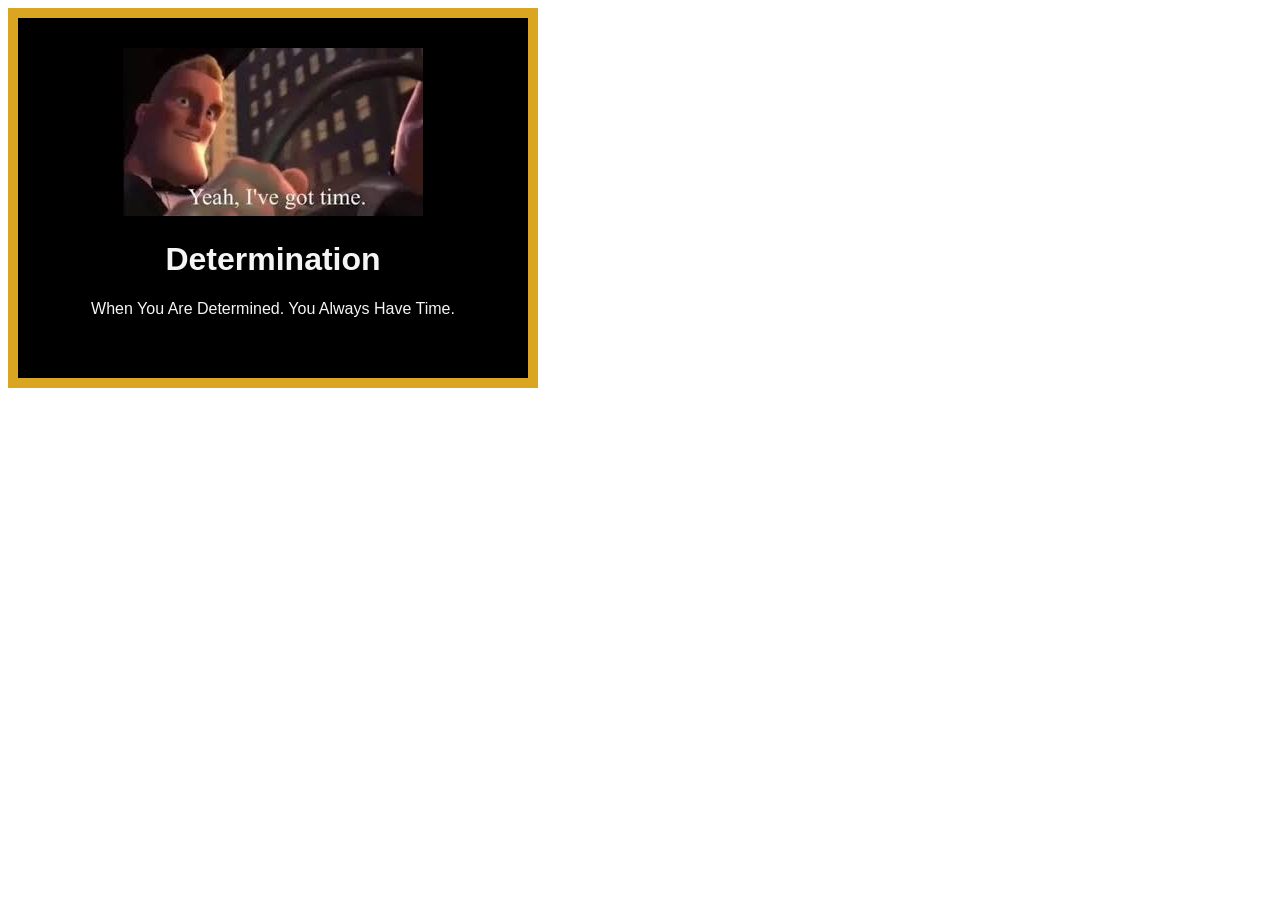
<file: 6.4 Motivation Meme Project/attempt1.html>
<!-- 
  TODO: Create a motivational post website.
Style it how ever you like. 
Look at the goal image for inspiration.
But it must have the following features:
1. The main h1 text should be using the Regular Libre Baskerville Font from Google Fonts:
  https://fonts.google.com/specimen/Libre+Baskerville
2. The text should be white and background black.
3. Add your own image into the images folder inside assets. It should have a 5px white border.
4. The text should be center aligned.
5. Create a div to contain the h1, p and img elements. Adjust the margins so that the image and text are centered on the page. 
  Hint: You horizontally center a div by giving it a width of 50% and a margin-left of 25%.
  Hint: Set the image to have a width of 100% so it fills the div. 
6. Read about the text-transform property on MDN docs to make the h1 uppercase with CSS.
  https://developer.mozilla.org/en-US/docs/Web/CSS/text-transform 
-->
<!DOCTYPE html>
<html lang="en">

<head>
  <meta charset="UTF-8">
  <title>CSS Box Model</title>
  <style>
    /* Write your CSS code here */
  div {
    height: 300px;
    width: 450px;
  }
  p {
    margin: 0;
  }
  #first {
    background-color: black;
    padding: 30px;
    border: 10px solid goldenrod;
    margin-top: 0px;
    text-align: center;
    font-family: 'Lucida Sans', 'Lucida Sans Regular', 'Lucida Grande', 'Lucida Sans Unicode', Geneva, Verdana, sans-serif;
    color:whitesmoke;
    border-image-width: 850%;
    margin-bottom: 0px;
    image-resolution: 100%;
  }
  </style>
</head>
<body>
  <div id="first">
    <img src="assets/images/download.jpg">
    <h1> Determination</h1>
    <p> When You Are Determined. You Always Have Time.</p>
  </div>
</body>

</html>
</file>
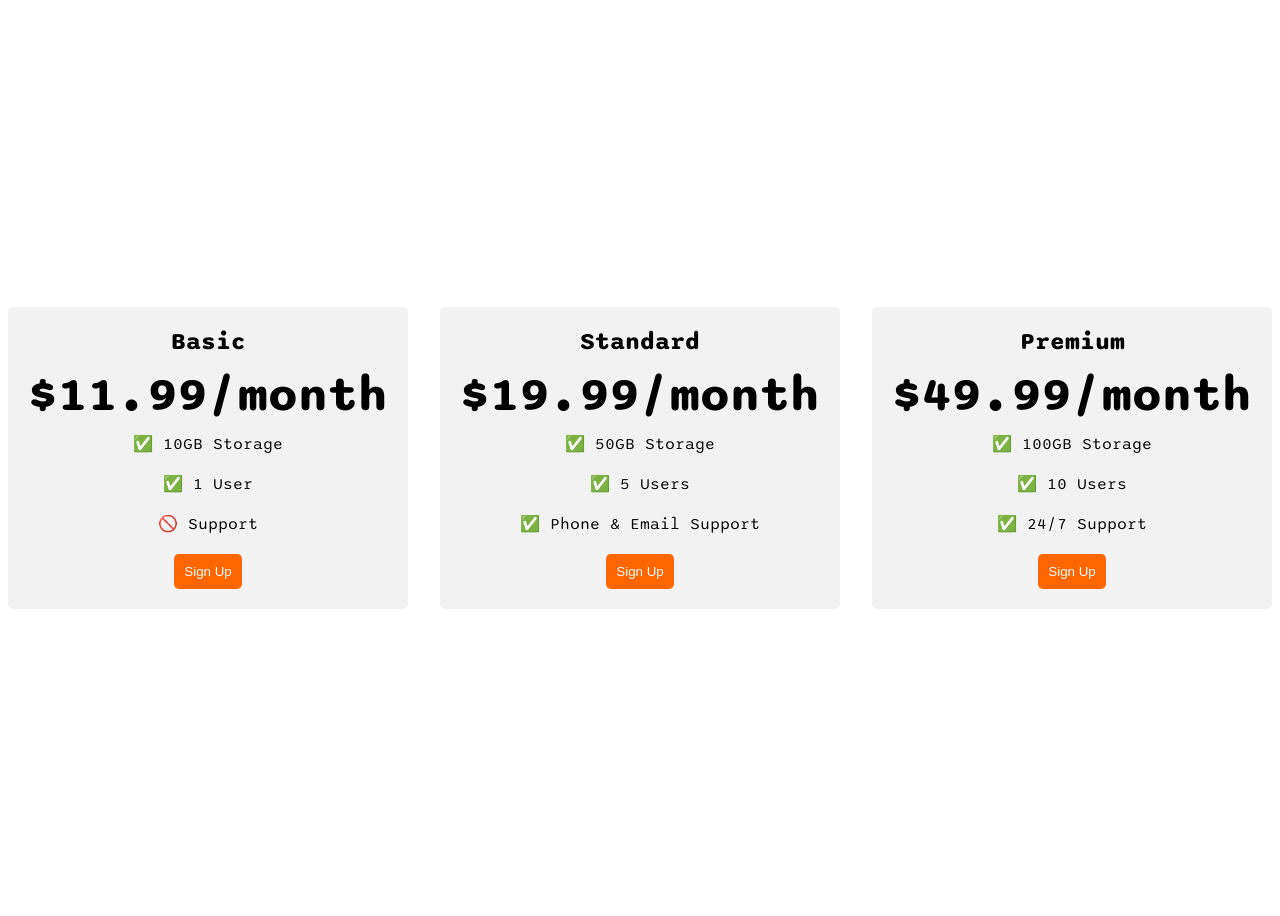
<file: 9.4+Flexbox+Pricing+Table+Project/solution.html>
<!DOCTYPE html>
<html>

<head>
  <title>Flexbox Pricing Table</title>
  <link rel="preconnect" href="https://fonts.googleapis.com">
  <link rel="preconnect" href="https://fonts.gstatic.com" crossorigin>
  <link href="https://fonts.googleapis.com/css2?family=Sono:wght@400;700&display=swap" rel="stylesheet">
  <style>
    body {
      font-family: 'Sono', sans-serif;
    }

    .pricing-container {
      display: flex;
      justify-content: center;
      align-items: center;
      height: 100vh;
      gap: 2rem;
    }

    .pricing-plan {
      flex: 1;
      max-width: 400px;
      padding: 20px;
      background-color: #f2f2f2;
      border-radius: 5px;
      text-align: center;
    }

    .plan-title {
      font-size: 24px;
      font-weight: bold;
      margin-bottom: 10px;
    }

    .plan-price {
      font-size: 48px;
      font-weight: bold;
      margin-bottom: 10px;
    }

    .plan-features {
      list-style: none;
      padding: 0;
      margin: 0;
    }

    .plan-features li {
      margin-bottom: 20px;
    }

    .plan-button {
      padding: 10px;
      background-color: #ff6600;
      color: #fff;
      border-radius: 5px;
      border: none;
    }

    @media (max-width: 1250px) {
      .pricing-container {
        flex-direction: column;
        height: 100%;
      }
    }
  </style>
</head>

<body>
  <div class="pricing-container">
    <div class="pricing-plan">
      <div class="plan-title">Basic</div>
      <div class="plan-price">$11.99/month</div>
      <ul class="plan-features">
        <li>✅ 10GB Storage</li>
        <li>✅ 1 User</li>
        <li>🚫 Support</li>
      </ul>
      <button class="plan-button">Sign Up</a>
    </div>
    <div class="pricing-plan">
      <div class="plan-title">Standard</div>
      <div class="plan-price">$19.99/month</div>
      <ul class="plan-features">
        <li>✅ 50GB Storage</li>
        <li>✅ 5 Users</li>
        <li>✅ Phone &amp; Email Support</li>
      </ul>
      <button class="plan-button">Sign Up</a>
    </div>
    <div class="pricing-plan">
      <div class="plan-title">Premium</div>
      <div class="plan-price">$49.99/month</div>
      <ul class="plan-features">
        <li>✅ 100GB Storage</li>
        <li>✅ 10 Users</li>
        <li>✅ 24/7 Support</li>
      </ul>
      <button class="plan-button">Sign Up</a>
    </div>
  </div>

</body>

</html>
</file>
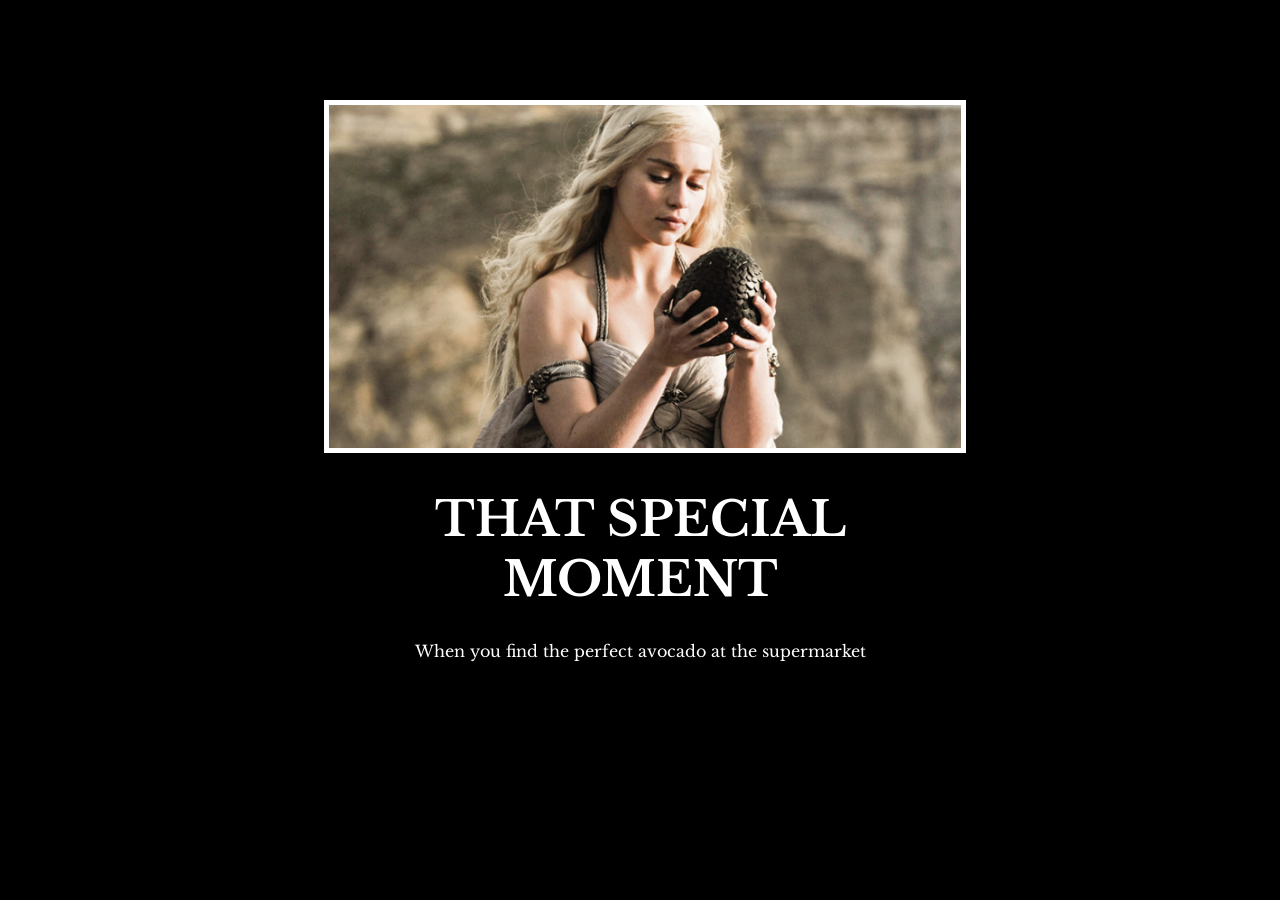
<file: 6.4 Motivation Meme Project/solution/solution.html>
<!DOCTYPE html>
<html lang="en">

<head>
  <meta charset="UTF-8">
  <title>Motivation Meme</title>
  <link rel="stylesheet" href="./solution.css" />
  <link rel="preconnect" href="https://fonts.googleapis.com">
  <link rel="preconnect" href="https://fonts.gstatic.com" crossorigin>
  <link href="https://fonts.googleapis.com/css2?family=Libre+Baskerville&display=swap" rel="stylesheet">
</head>

<body>

  <div class="poster">
    <img class="motivation-img" src="./assets/images/daenerys.jpeg" src="daenerys with egg" />
    <h1>That Special Moment</h1>
    <p>When you find the perfect avocado at the supermarket</p>
  </div>
</body>

</html>
</file>
<file: css/indexstyle.css>
body {
  background-image:url(/assets/images/Background2.jpg); /* <a href="https://www.freepik.com/free-vector/paper-style-white-monochrome-background_15273853.htm">Image by freepik</a> */
  background-size: cover;
  background-repeat: no-repeat;
  background-attachment: fixed;
}

.custom-header {
  text-decoration: none;      /* No underline */
  color: #ffffff !important;                /* Change to whatever color you want */
  font-weight: bold;          /* Optional */
  font-size: 2.7rem;
  align-items: center;        /* Vertically align with icon */
  gap: 10px;                  /* Space between icon and text */
}

h1, .hero-title {
  font-family: 'Libre Baskerville', serif;
  color: #2c2c2c;                /* Change to whatever color you want */
  font-weight: bold;          /* Optional */
  font-size: 2rem;          /* Optional */
}

.mpadding {
  padding-top: 1rem !important;
  padding-bottom: 0rem !important;  
}

.rpadding {
  padding-bottom: 1rem!important;
  margin-bottom: 2rem!important;
}

.apadding {
  padding-bottom: 2.2rem;
}

/*.section-divider {
  border: none;
  border-top: 2px solid #ccc;
  width: 700px;
  margin: 3rem auto;
  opacity: 0.5;
}*/

.tpadding {
  margin-bottom: 2.2rem;
}

.btn-primary {
  --bs-btn-color: #ffffff;
  --bs-btn-bg: #835283;
  --bs-btn-border-color: #a74fbdbe;
  --bs-btn-hover-color: #f2f2f2;
  --bs-btn-hover-bg: #da45ff;
  --bs-btn-hover-border-color: #d3d3d300;
  --bs-btn-focus-shadow-rgb: 49, 132, 253;
  --bs-btn-active-color: #fff;
  --bs-btn-active-bg: #0a58ca;
  --bs-btn-active-border-color: #0a53be;
  --bs-btn-active-shadow: inset 0 3px 5px rgba(0, 0, 0, 0.125);
  --bs-btn-disabled-color: #fff;
  --bs-btn-disabled-bg: #0d6efd;
  --bs-btn-disabled-border-color: #0d6efd;
  font-family: "Poetsen One", sans-serif;
  --bs-btn-hover: transform: scale(1.01);
}

.btnp {
  --bs-btn-color: #ffffff;
  --bs-btn-bg: #835283;
  --bs-btn-border-color: #a74fbdbe;
  --bs-btn-hover-color: #f2f2f2;
  --bs-btn-hover-bg: #da45ff;
  --bs-btn-hover-border-color: #d3d3d300;
  --bs-btn-focus-shadow-rgb: 49, 132, 253;
  font-family: "Poetsen One", sans-serif;
}

.ff {
  font-family: "Dancing Script", cursive;
}

.cool {
  border-radius: 50px;
  border-color: rgba(242, 199, 255, 0.868) !important;
  border-style: solid;
  border-width: 6px;
}

.gradient-background {
  background: linear-gradient(300deg, #3f7f9180, #751b8f70, #5538766f);
  background-size: 180% 180%;
  animation: gradient-animation 10s ease infinite;
}

@keyframes gradient-animation {
  0% {
    background-position: 0% 50%;
  }
  50% {
    background-position: 100% 50%;
  }
  100% {
    background-position: 0% 50%;
  }
}

.fontb {
  font-family: "Libre Baskerville";
}

.move {
  padding-top: 200px !important;
}

.move2 {
  padding-top: 100px !important;
}

.dpadding {
  padding-bottom: 0rem !important;
}

.ppadding {
  padding-top: 0.1rem !important;
}

.corn {
  border-radius: 10%;
}

.opadding {
  padding-bottom: 0rem !important;
}

.hover-underline {
  font-size: 3rem;
  color: #ffffff;
  position: relative;
  display: inline-block;
  font-family: "Poetsen One", sans-serif;
}

.hover-underline::after,.hover-underline::before {
  content: '';
  position: absolute;
  width: 100%;
  height: 2px;
  background: linear-gradient(to right, #ac33ca, #b43df5ae);
  bottom: -5px;
  left: 0;
  transform: scaleX(0);
  transform-origin: right;
  transition: transform 0.4s ease-out;
}

.hover-underline::before {
  top: -5px;
  transform-origin: left;
}

.hover-underline:hover::after,.hover-underline:hover::before {
  transform: scaleX(1);
}

.holographic-container{ 
  display: flex;
  justify-content: center;
  align-items: center;
  background: #000;
}

.holographic-card {
  width: auto;
  height: auto;
  background: #111;
  display: flex;
  justify-content: center;
  align-items: center;
  position: relative;
  overflow: hidden;
  border-radius: 10px;
  transition: all 0.5s ease;
}

.holographic-card h2 {
  color: rgb(208, 0, 255);
  font-size: 2rem;
  position: relative;
  z-index: 2;
}

.holographic-card::before {
  content: '';
  position: absolute;
  top: -50%;
  left: -50%;
  width: 200%;
  height: 200%;
  background: linear-gradient(
    0deg, 
    transparent, 
    transparent 30%, 
    rgba(136, 0, 255, 0.3)
  );
  transform: rotate(-45deg);
  transition: all 0.5s ease;
  opacity: 0;
}

.holographic-card:hover {
  transform: scale(1.05);
  box-shadow: 0 0 20px rgba(0, 0, 0, 0.5);
}

.holographic-card:hover::before {
  opacity: 1;
  transform: rotate(-45deg) translateY(100%);
}

.holographic-card2 {
  width: auto;
  height: auto;
  background: #222222;
  display: flex;
  justify-content: center;
  align-items: center;
  position: relative;
  overflow: hidden;
  border-radius: 10px;
  transition: all 0.5s ease;
}

.holographic-card2 h2 {
  color: rgb(208, 0, 255);
  font-size: 2rem;
  position: relative;
  z-index: 2;
}

.holographic-card2::before {
  content: '';
  position: absolute;
  top: -50%;
  left: -50%;
  width: 200%;
  height: 200%;
  background: linear-gradient(
    0deg, 
    transparent, 
    transparent 30%, 
    rgba(136, 0, 255, 0.3)
  );
  transform: rotate(-45deg);
  transition: all 0.5s ease;
  opacity: 0;
}

.holographic-card2:hover {
  transform: scale(1.05);
  box-shadow: 0 0 20px rgba(0, 0, 0, 0.5);
  cursor: pointer;
}

.holographic-card2:hover::before {
  opacity: 1;
  transform: rotate(-45deg) translateY(100%);
}

.cool2 {
  border-radius: 20px;
  border-color: rgba(157, 157, 157, 0.14);
  border-style: solid;
  border-width: 2px;
  width:100%;
  margin-top:10px;
  padding: 0px;
}

.gradient-background2 {
  background: linear-gradient(300deg, #d8eaef80, #f9e4ff70, #cc99ff6f);
  background-size: 180% 180%;
  animation: gradient-animation2 10s ease infinite;
}
@keyframes gradient-animation2 {
  0% {
    background-position: 0% 50%;
  }
  50% {
    background-position: 100% 50%;
  }
  100% {
    background-position: 0% 50%;
  }
}

.yt {
  margin-top: 40px;
}
</file>
<file: 11.3 TinDog Project/css/style.css>
.gradient-background {
  background: linear-gradient(300deg, #ee88f2, #c13ee6, #3fc4f4);
  background-size: 180% 180%;
  animation: gradient-animation 10s ease infinite;
}

@keyframes gradient-animation {
  0% {
    background-position: 0% 50%;
  }
  50% {
    background-position: 100% 50%;
  }
  100% {
    background-position: 0% 50%;
  }
}

.icon-square {
  width: 3rem;
  height: 3rem;
  border-radius: 0.75rem;
}

.profile-img {
  height: 100px;
  border-radius: 50%;
}
.testimonial-card {
  background: linear-gradient(145deg, #f3f4f6, #ffffff);
  border-radius: 20px;
  box-shadow: 8px 8px 16px #d1d9e6, -8px -8px 16px #ffffff;
  transition: transform 0.3s ease;
}

.testimonial-card:hover {
  transform: translateY(-5px);
}

.quote-icon {
  font-size: 4rem;
  color: #6366f1;
  opacity: 0.2;
}

.avatar {
  width: 80px;
  height: 80px;
  border-radius: 50%;
  object-fit: cover;
  border: 4px solid #ffffff;
  box-shadow: 0 4px 6px rgba(0, 0, 0, 0.1);
}

.carousel-control-prev,.carousel-control-next {
  width: 40px;
  height: 40px;
  background-color: #6366f1;
  border-radius: 50%;
  top: 50%;
  transform: translateY(-50%);
}

.carousel-control-prev {
  left: -20px;
}

.carousel-control-next {
  right: -20px;
}

.carousel-indicators {
  bottom: -50px;
}

.carousel-indicators button {
  width: 12px;
  height: 12px;
  border-radius: 50%;
  background-color: #6366f1;
  opacity: 0.5;
}

.carousel-indicators .active {
  opacity: 1;
}
.btn-primary:hover {
  transform: translateY(-5px);  
}
.btn-secondary:hover {
  transform: translateY(-5px);  
}
</file>
<file: 6.4 Motivation Meme Project/style.css>
body {
    background-color: black;
  }
  h1 {
    text-transform: uppercase;
    font-size: 3rem;
  }
  
  .poster {
    width: 70%;
    margin-left: 15%;
    margin-top: 100px;
    color: white;
    font-family: "Libre Baskerville", serif;
    text-align: center;
  }
  
  .motivation-img {
    align-content: center;
    border: 5px solid white;
    width: 100%;
    image-resolution: 100px;
  }
</file>
<file: css/socials.css>
@import url('https://fonts.googleapis.com/css2?family=Pacifico&display=swap');
body {
    position: relative;
    background-image: url(/assets/images/Background.jpg);
    background-size: cover;
    background-repeat: no-repeat;
    background-attachment: fixed;
    margin: 0;
    font-family: 'Segoe UI', sans-serif;
    overflow-x: hidden;
}

/* Gradient Animation Overlay */
body::before {
    content: "";
    position: fixed;
    top: 0;
    left: 0;
    height: 100%;
    width: 100%;
    background: linear-gradient(270deg, rgba(200, 0, 255, 0.263), rgba(0, 204, 255, 0.225), rgba(72, 0, 255, 0.279));
    background-size: 600% 600%;
    animation: moveGradient 15s ease infinite;
    z-index: 0;
    pointer-events: none;
}

/* Animate gradient */
@keyframes moveGradient {
    0% {
        background-position: 0% 50%;
    }
    50% {
        background-position: 100% 50%;
    }
    100% {
        background-position: 0% 50%;
    }
}

/* Push all content above the gradient */
body > * {
    position: relative;
    z-index: 1;
}

.header-section {
    text-align: center;
    padding: 60px 20px 30px;
}

.header-section img {
    width: 150px;
    height: auto;
    display: block;
    margin: 0 auto 20px;
    border-radius: 50%;
    transition: transform 0.4s ease;
}

.header-section img:hover {
    transform: scale(1.1) rotate(3deg);
    box-shadow: 0 0 25px rgba(255, 255, 255, 0.4);
}

.header-section h1 {
    font-size: 2.5rem;
    color: #8f26fe;
    font-family: "Poetsen One", sans-serif;
    transition: transform 0.3s ease, color 0.3s ease;
}

.header-section h1:hover {
    transform: scale(1.1) rotate(-1deg);
    color: #ffffff;
}

.social-grid li {
    list-style: none;
    display: flex;
    justify-content: center;
}

.social-grid li a {
    position: relative;
    width: 220px;
    height: 60px;
    background-color: #ffffff;
    display: flex;
    align-items: center;
    justify-content: center !important;
    font-size: 20px;
    border-radius: 30px;
    border: 3px solid #fff;
    overflow: hidden;
    text-decoration: none;
    color: #262626;
    transition: color 0.5s;
    z-index: 1;
}

.social-grid li a .icon {
    position: absolute;
    left: 20px;
    font-size: 28px;
    z-index: 3;
    transition: 0.5s;
}

.social-grid li a:hover .icon {
    color: #fff;
    transform: rotateY(360deg);
}

.social-grid li a .text {
    z-index: 3;
    transition: 0.5s;
    text-align: center;
}

.social-grid li a:hover .text {
    color: #fff;
}

.social-grid li a::before {
    content: "";
    position: absolute;
    top: 100%;
    left: 0;
    width: 100%;
    height: 100%;
    background: #f00;
    transition: 0.5s;
    z-index: 2;
}

.social-grid li a:hover::before {
    top: 0;
}

/* Hover colors per platform */
.social-grid li:nth-child(1) a:before { background: #7289da; } /* Discord */
.social-grid li:nth-child(2) a:before { background: #3b5999; } /* Facebook */
.social-grid li:nth-child(3) a:before { background: #1f1f1f; } /* GitHub*/
.social-grid li:nth-child(4) a:before { background: #dd4b39; } /* Google */
.social-grid li:nth-child(5) a:before { background: linear-gradient(300deg, #fff824, #ff2a17, #dc13ff); } /* Instagram */
.social-grid li:nth-child(6) a:before { background: #0077b5; } /* LinkedIn */
.social-grid li:nth-child(7) a:before { background: #f76754; } /* Patreon */
.social-grid li:nth-child(8) a:before { background: #e70025; } /* Pinterest */                                    
.social-grid li:nth-child(9) a:before { background: #ff4500; } /* Reddit */
.social-grid li:nth-child(10) a:before { background: linear-gradient(300deg, #ffff2bef, #fff563, #f7e81ade,#fffc2ed1); } /* Snapchat */
.social-grid li:nth-child(11) a:before { background: linear-gradient(300deg, #000000, #69c9d0, #000000, #ee1d52, #000000); } /* TikTok */
.social-grid li:nth-child(12) a:before { background: #9146ff; } /* Twitch */      
.social-grid li:nth-child(13) a:before { background: #55acee; } /* Twitter */
.social-grid li:nth-child(14) a:before { background: #ff0000; } /* Youtube */

/* Wrapper with background */
.social-grid-wrapper {
    background-color: rgba(255, 255, 255, 0.755); /* Light glass effect */
    border-radius: 20px;
    padding: 40px 20px;
    max-width: 1000px;
    margin: 0 auto;
    box-shadow: 0 4px 15px rgba(0, 0, 0, 0.2);
}

/* Adjusted grid */
.social-grid {
    display: flex;
    flex-wrap: wrap;
    justify-content: center;
    gap: 25px;
    padding: 0;
    margin: 0;
    list-style: none;
}

.social-grid li {
    display: flex;
    justify-content: center;
    width: 220px; /* Ensures consistent button size */
}
</file>
<file: css/work.css>
body {
  position: relative;
  background-image: url(/assets/images/Background.jpg);
  background-size: cover;
  background-repeat: no-repeat;
  background-attachment: fixed;
  margin: 0;
  font-family: 'Segoe UI', sans-serif;
  overflow-x: hidden;
}

/* Gradient Animation Overlay */
body::before {
  content: "";
  position: fixed;
  top: 0;
  left: 0;
  height: 100%;
  width: 100%;
  background: linear-gradient(270deg, rgba(200, 0, 255, 0.263), rgba(0, 204, 255, 0.225), rgba(72, 0, 255, 0.279));
  background-size: 600% 600%;
  animation: moveGradient 15s ease infinite;
  z-index: 0;
  pointer-events: none;
}

/* Animate gradient */
@keyframes moveGradient {
  0% {
    background-position: 0% 50%;
  }
  50% {
    background-position: 100% 50%;
  }
  100% {
    background-position: 0% 50%;
  }
}

/* Push all content above the gradient */
body > * {
  position: relative;
  z-index: 1;
}

.header-section {
  text-align: center;
  padding: 60px 20px 30px;
}

.header-section img {
  width: 150px;
  height: auto;
  display: block;
  margin: 0 auto 20px;
  border-radius: 50%;
  transition: transform 0.4s ease;
}

.header-section img:hover {
  transform: scale(1.1) rotate(3deg);
  box-shadow: 0 0 25px rgba(255, 255, 255, 0.4);
}

.header-section h1 {
  font-size: 2.5rem;
  color: #8f26fe;
  font-family: "Poetsen One", sans-serif;
  transition: transform 0.3s ease, color 0.3s ease;
}

.header-section h1:hover {
  transform: scale(1.1) rotate(-1deg);
  color: #ffffff;
}

.mpadding {
  padding-top: 0rem !important;
  padding-bottom: 0rem !important;  
}

.dpadding {
    padding-top: 0rem !important;
    padding-bottom: 0rem !important;
}

.hpadding {
    padding-top: 1rem !important;
}
</file>
<file: 11.3 TinDog Project/css/solution.css>
.gradient-background {
  background: linear-gradient(300deg, #00bfff, #ff4c68, #ef8172);
  background-size: 180% 180%;
  animation: gradient-animation 18s ease infinite;
}

@keyframes gradient-animation {
  0% {
    background-position: 0% 50%;
  }
  50% {
    background-position: 100% 50%;
  }
  100% {
    background-position: 0% 50%;
  }
}

.icon-square {
  width: 3rem;
  height: 3rem;
  border-radius: 0.75rem;
}

.profile-img {
  border-radius: 50%;
  height: 100px;
}
</file>
<file: 6.4 Motivation Meme Project/solution/solution.css>
body {
  background-color: black;
}
h1 {
  text-transform: uppercase;
  font-size: 3rem;
}

.poster {
  width: 50%;
  margin-left: 25%;
  margin-top: 100px;
  color: white;
  font-family: "Libre Baskerville", serif;
  text-align: center;
}

.motivation-img {
  border: 5px solid white;
  width: 100%;
}
</file>
